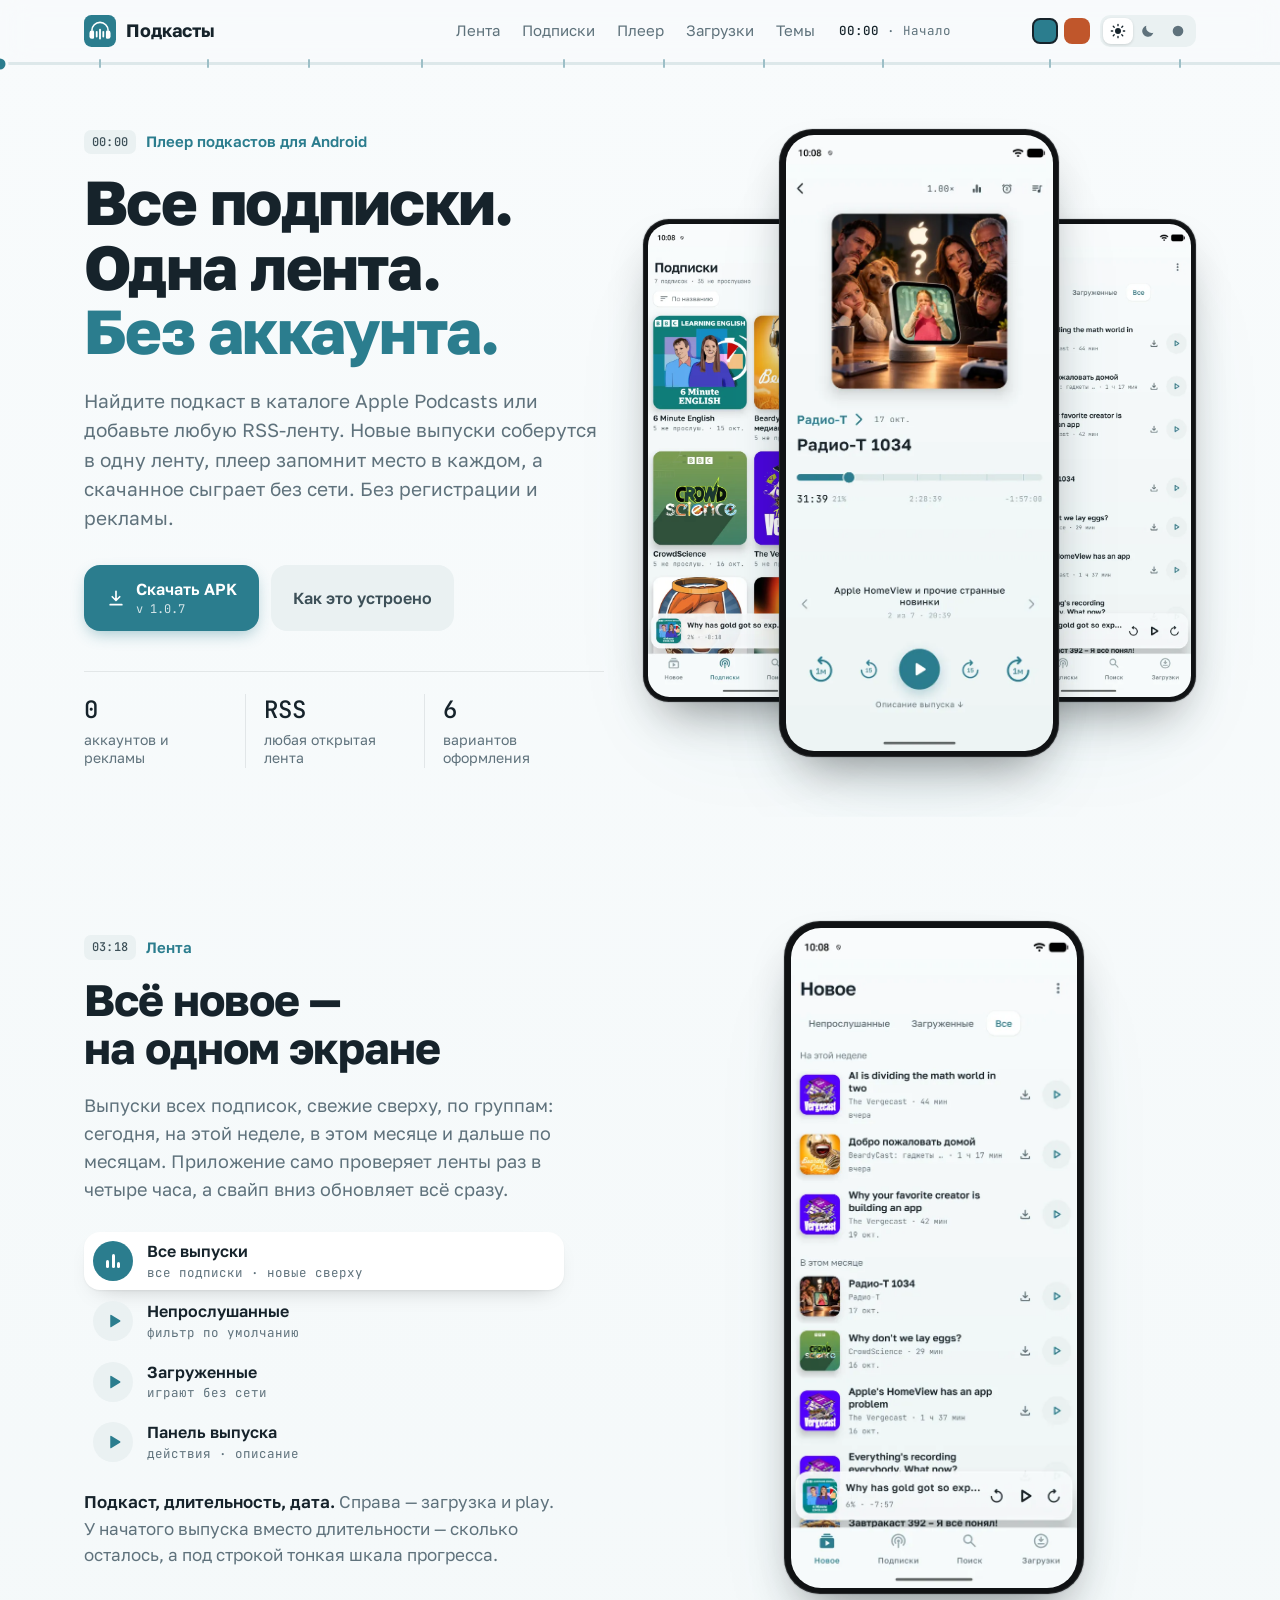
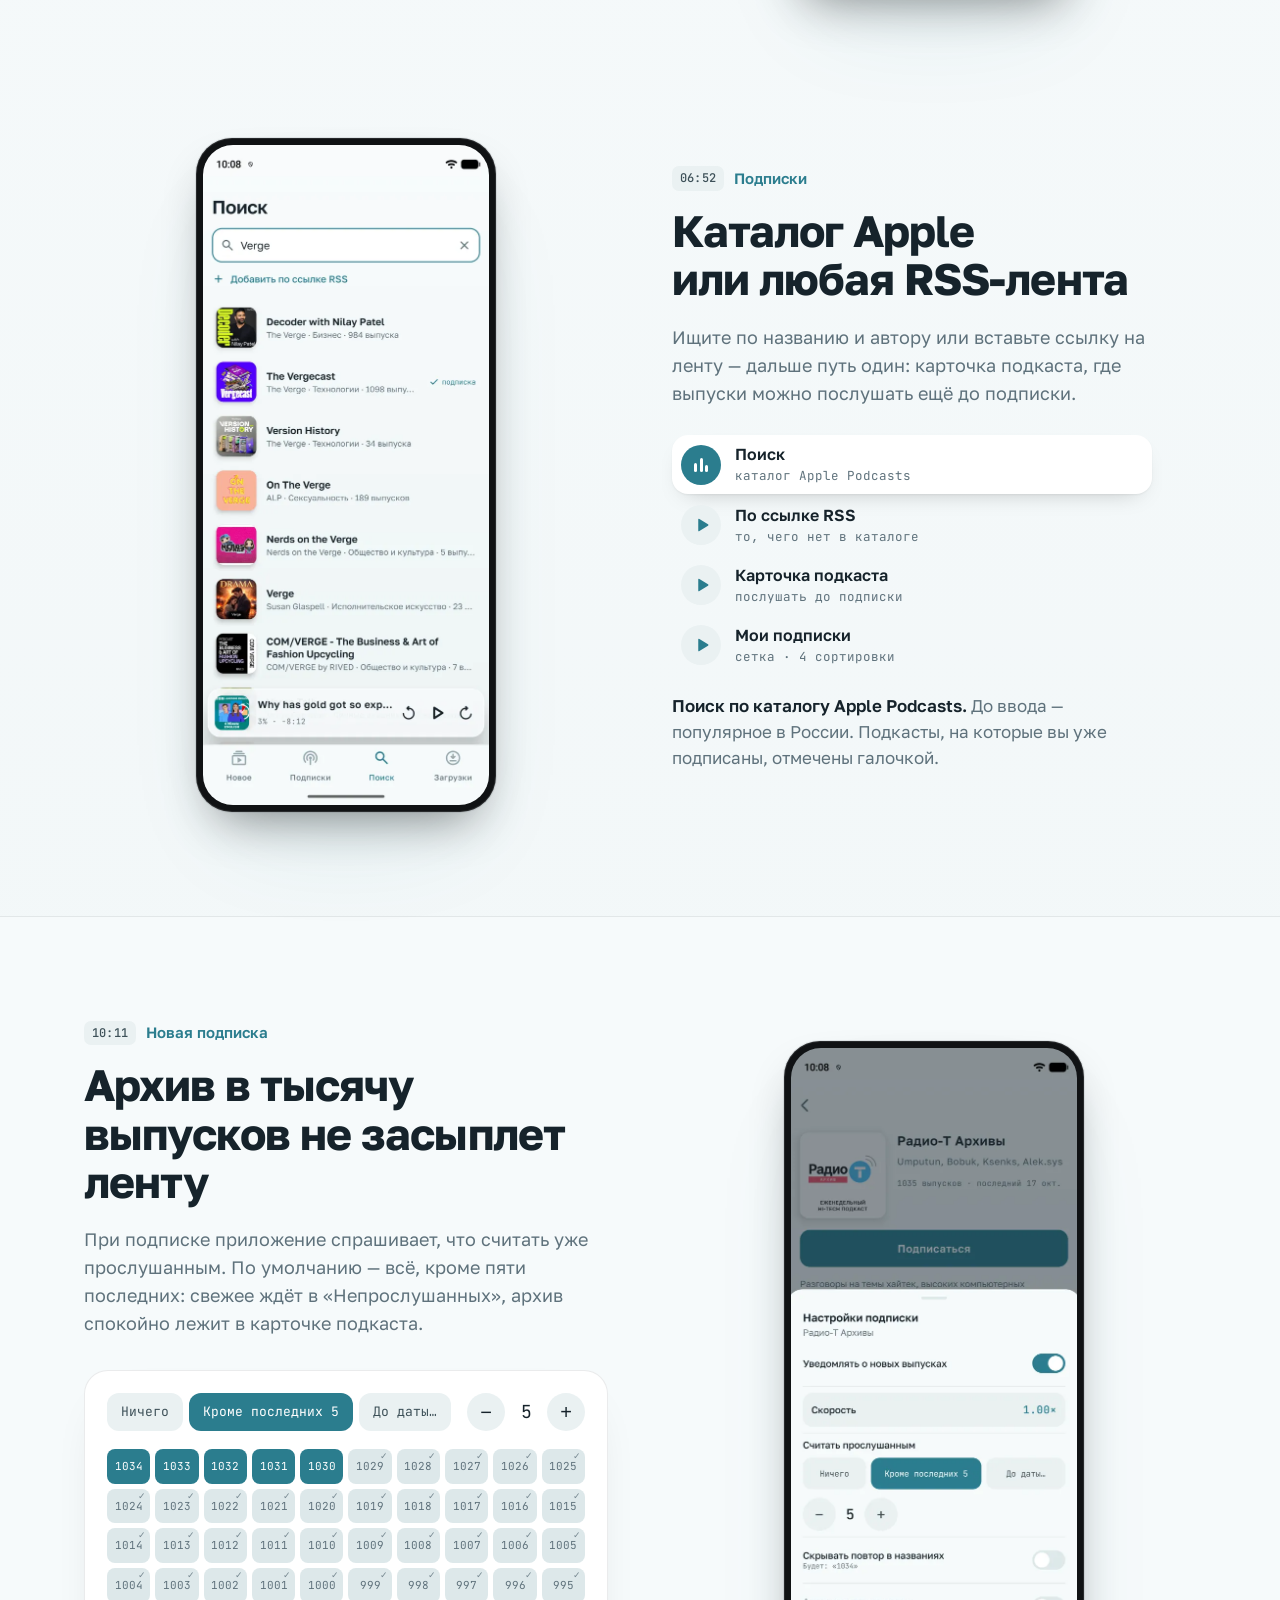
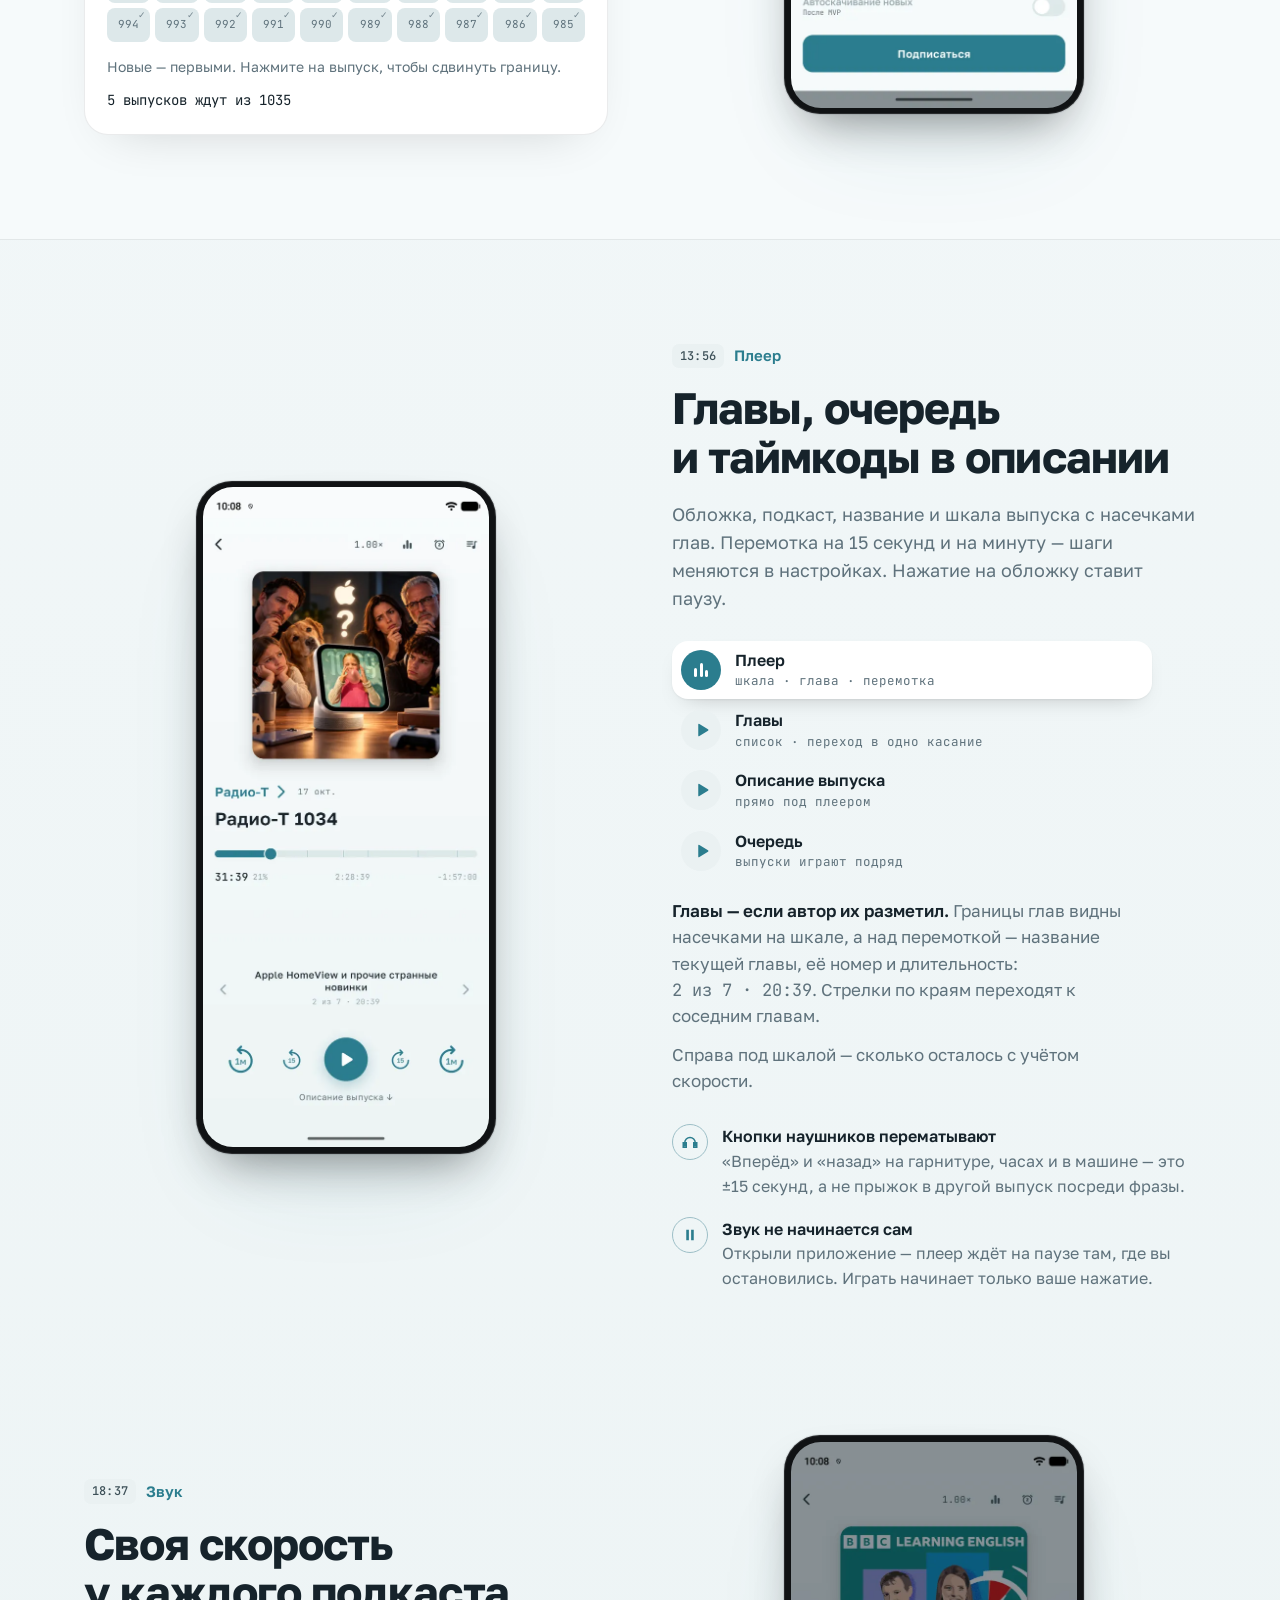
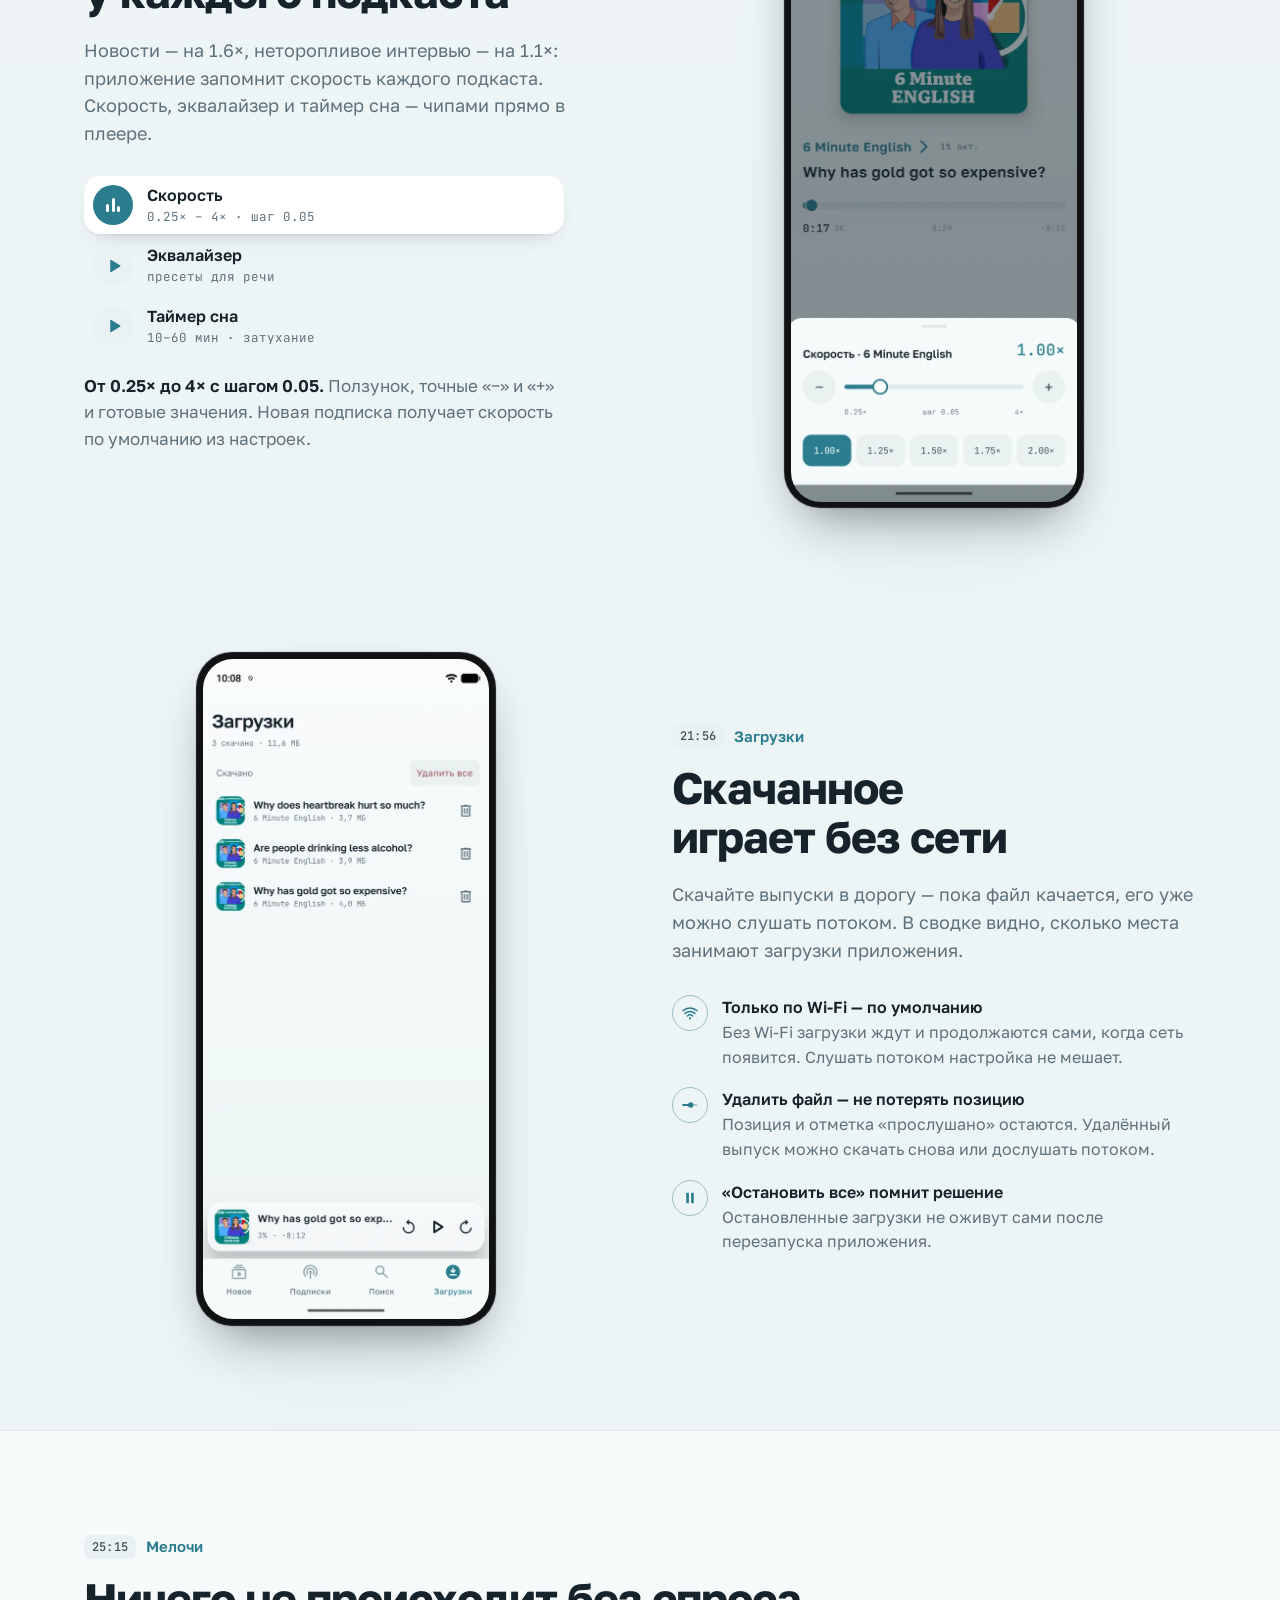
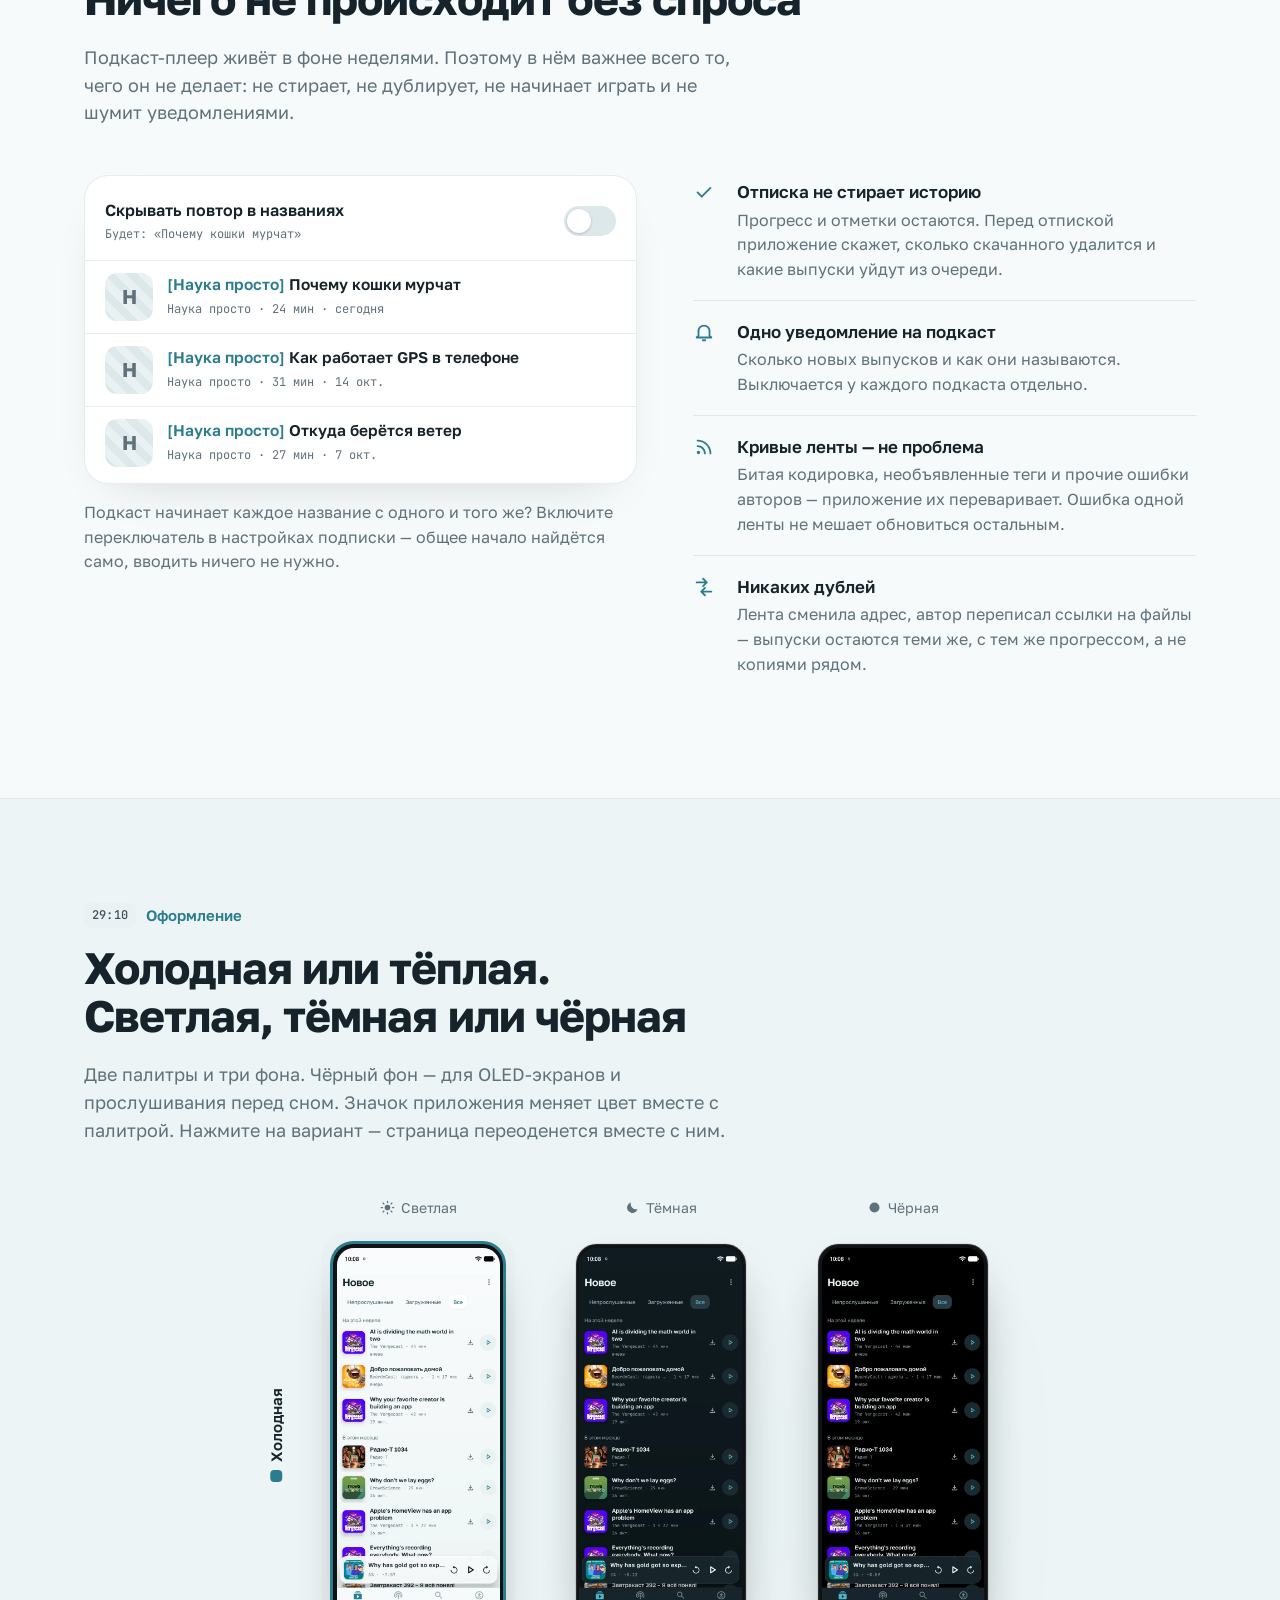
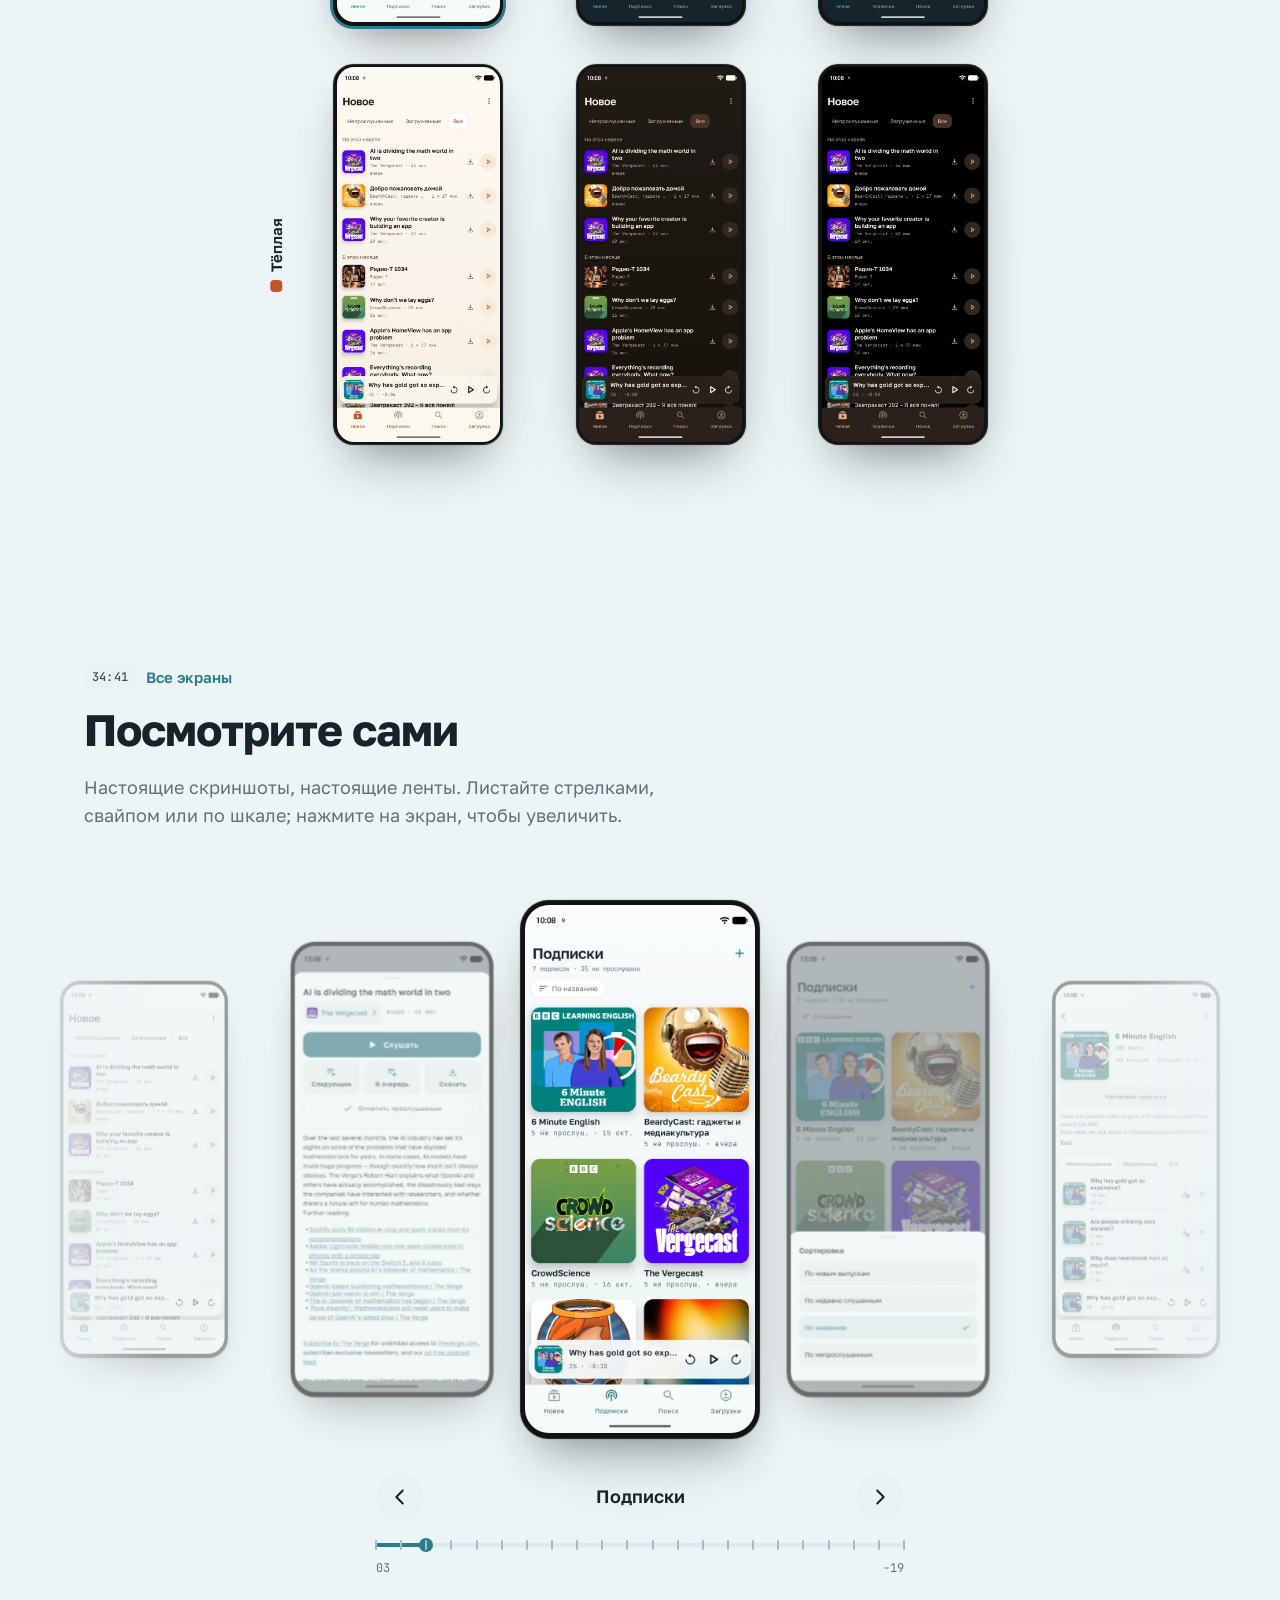
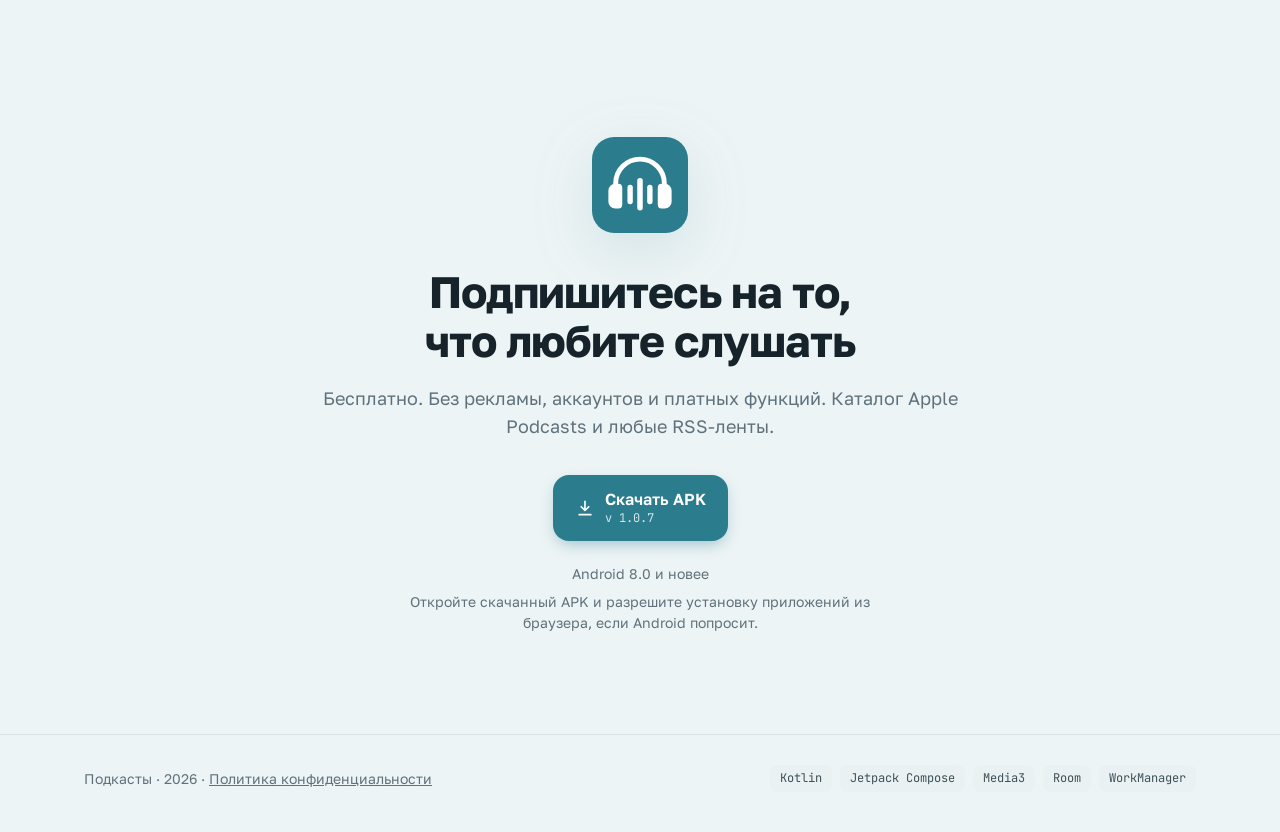
<file: index.html>
<!doctype html>
<html lang="ru" data-palette="cool" data-bg="light">
<head>
<meta charset="utf-8">
<meta name="viewport" content="width=device-width, initial-scale=1">
<title>Подкасты — плеер подкастов для Android</title>
<meta name="description" content="Плеер подкастов для Android: каталог Apple Podcasts и любые RSS-ленты, одна лента новых выпусков, скачивание, очередь и своя скорость у каждого подкаста. Без аккаунта и рекламы.">
<link rel="icon" href="data:image/svg+xml,%3Csvg xmlns='http://www.w3.org/2000/svg' viewBox='0 0 1254 1254'%3E%3Crect width='1254' height='1254' rx='290' fill='%232B7D8E'/%3E%3Cg fill='%23fff'%3E%3Cpath d='M304,612 L345,612 A50,50 0 0,1 395,662 L395,885 A50,50 0 0,1 345,935 L304,935 A90,90 0 0,1 214,845 L214,702 A90,90 0 0,1 304,612 Z'/%3E%3Cpath d='M950,612 L909,612 A50,50 0 0,0 859,662 L859,885 A50,50 0 0,0 909,935 L950,935 A90,90 0 0,0 1040,845 L1040,702 A90,90 0 0,0 950,612 Z'/%3E%3Cpath d='M463,660 A35,35 0 0,1 533,660 L533,842 A35,35 0 0,1 463,842 Z'/%3E%3Cpath d='M591,571 A36,36 0 0,1 663,571 L663,924 A36,36 0 0,1 591,924 Z'/%3E%3Cpath d='M721,660 A35,35 0 0,1 791,660 L791,842 A35,35 0 0,1 721,842 Z'/%3E%3C/g%3E%3Cpath fill='none' stroke='%23fff' stroke-width='64' d='M309,622 L309,607 A318,318 0 0,1 945,607 L945,622'/%3E%3C/svg%3E">
<style>
@font-face { font-family: "Golos Text"; src: url("fonts/GolosText-VariableFont_wght.ttf") format("truetype"); font-weight: 400 900; font-display: swap; }
@font-face { font-family: "JetBrains Mono"; src: url("fonts/JetBrainsMono-VariableFont_wght.ttf") format("truetype"); font-weight: 100 800; font-display: swap; }

/* Цвета — роли из Color.kt приложения (палитры всех тем). */
:root, [data-palette="cool"][data-bg="light"] {
  color-scheme: light;
  --accent: #2B7D8E; --accent-pressed: #24697A; --on-accent: #FFFFFF;
  --text-primary: #16232B; --text-secondary: #5F727C; --icon-muted: #93A7AE;
  --bg-top: #F8FBFC; --bg-bottom: #EDF4F5;
  --surface: #FFFFFF; --sheet: #F6FAFB; --quiet: #EAF1F2; --quiet-text: #3D5058;
  --groove: #DDE8EA; --divider: #16232B17; --rail: #9DBFC7; --done: #5F727C;
  --glow: #2B7D8E22;
}
[data-palette="cool"][data-bg="dark"], [data-palette="cool"][data-bg="black"] {
  color-scheme: dark;
  --accent: #4FB3C6; --accent-pressed: #3D97A9; --on-accent: #07141A;
  --text-primary: #E8F1F3; --text-secondary: #8EA3AB; --icon-muted: #74898F;
  --bg-top: #101B21; --bg-bottom: #0A1317;
  --surface: #2A3B43; --sheet: #17242B; --quiet: #1C2A31; --quiet-text: #B6C7CD;
  --groove: #22323A; --divider: #E8F1F317; --rail: #35707C; --done: #8EA3AB;
  --glow: #4FB3C61f;
}
[data-palette="warm"][data-bg="light"] {
  color-scheme: light;
  --accent: #C0562B; --accent-pressed: #A24521; --on-accent: #FFFFFF;
  --text-primary: #251A13; --text-secondary: #7D6857; --icon-muted: #A89180;
  --bg-top: #FDF9F2; --bg-bottom: #F7EEE2;
  --surface: #FFFFFF; --sheet: #FCF7EE; --quiet: #F6EBDA; --quiet-text: #4E3A2D;
  --groove: #ECDDCA; --divider: #482C1A17; --rail: #E8A97E; --done: #7D6857;
  --glow: #C0562B22;
}
[data-palette="warm"][data-bg="dark"], [data-palette="warm"][data-bg="black"] {
  color-scheme: dark;
  --accent: #E8A97E; --accent-pressed: #D58C60; --on-accent: #251A13;
  --text-primary: #F5EADE; --text-secondary: #B8A18E; --icon-muted: #96806E;
  --bg-top: #211A15; --bg-bottom: #17110D;
  --surface: #433329; --sheet: #2B211A; --quiet: #31261E; --quiet-text: #D8C3AD;
  --groove: #3A2D23; --divider: #F5EADE17; --rail: #986440; --done: #B8A18E;
  --glow: #E8A97E1f;
}
/* Цвета знака — по иконке приложения (ТЗ 14): не зависят от фона. */
[data-palette="cool"] { --logo-bg: #2B7D8E; --logo-fg: #FFFFFF; }
[data-palette="warm"] { --logo-bg: #C0562B; --logo-fg: #FDF9F2; }
/* Чёрный фон, как в приложении: меняется только фон, панели остаются тёмными.
   Селектор из двух атрибутов — иначе правило палитры выше перебивает его по специфичности. */
[data-palette][data-bg="black"] { --bg-top: #000000; --bg-bottom: #000000; --sheet: #0E0B09; --quiet: #1A1512; }
[data-palette="cool"][data-bg="black"] { --sheet: #0A1013; --quiet: #141E23; }

* { box-sizing: border-box; }
html { scroll-behavior: smooth; scroll-padding-top: 72px; }
body {
  margin: 0;
  font-family: "Golos Text", system-ui, sans-serif;
  color: var(--text-primary);
  background: var(--bg-bottom);
  background-image: linear-gradient(180deg, var(--bg-top), var(--bg-bottom) 50%);
  -webkit-font-smoothing: antialiased;
  line-height: 1.55;
  overflow-x: hidden;
}
img { display: block; max-width: 100%; }
a { color: var(--accent); }
.mono { font-family: "JetBrains Mono", ui-monospace, monospace; }
.wrap { max-width: 1160px; margin: 0 auto; padding: 0 24px; }
@media (max-width: 600px) { .wrap { padding: 0 16px; } }

/* ---------- Шапка со шкалой выпуска ---------- */
header.top {
  position: sticky; top: 0; z-index: 20;
  backdrop-filter: blur(14px) saturate(1.3);
  -webkit-backdrop-filter: blur(14px) saturate(1.3);
  background: color-mix(in srgb, var(--bg-top) 80%, transparent);
}
.top .wrap { display: flex; align-items: center; gap: 24px; height: 62px; }
.brand { display: flex; align-items: center; gap: 10px; font-weight: 700; font-size: 18px; text-decoration: none; color: var(--text-primary); }
.brand svg { width: 32px; height: 32px; }
nav.links { display: flex; gap: 22px; margin-left: auto; }
nav.links a { color: var(--text-secondary); text-decoration: none; font-size: 15px; }
nav.links a:hover, nav.links a.on { color: var(--text-primary); }
.clock { font-family: "JetBrains Mono", monospace; font-size: 12.5px; color: var(--text-secondary); white-space: nowrap; width: 13.5em; overflow: hidden; text-overflow: ellipsis; }
.clock b { color: var(--text-primary); font-weight: 500; }
@media (max-width: 1060px) { .clock { display: none; } }
@media (max-width: 860px) { nav.links { display: none; } }

/* Прокрутка страницы — как шкала выпуска: насечки — начала разделов */
.scrub { position: relative; height: 3px; background: var(--groove); }
.scrub .fill { position: absolute; inset: 0 auto 0 0; width: 0; background: var(--accent); }
.scrub .notch { position: absolute; top: -3px; width: 2px; height: 9px; border-radius: 1px; background: var(--rail); translate: -1px 0; }
.scrub .thumb { position: absolute; top: 50%; left: 0; width: 11px; height: 11px; border-radius: 50%; background: var(--accent); translate: -50% -50%; box-shadow: 0 0 0 3px var(--bg-top); }

.switcher { display: flex; gap: 6px; align-items: center; }
@media (max-width: 860px) { .switcher { margin-left: auto; } }
.swatch { width: 26px; height: 26px; border-radius: 8px; border: 2px solid transparent; cursor: pointer; padding: 0; outline-offset: 2px; }
.swatch[aria-pressed="true"] { border-color: var(--text-primary); }
.swatch.cool { background: #2B7D8E; }
.swatch.warm { background: #C0562B; }
.seg { display: inline-flex; background: var(--quiet); border-radius: 10px; padding: 3px; margin-left: 4px; }
.seg button { border: 0; background: transparent; color: var(--text-secondary); cursor: pointer; width: 30px; height: 26px; border-radius: 8px; display: grid; place-items: center; }
.seg button[aria-pressed="true"] { background: var(--surface); color: var(--text-primary); box-shadow: 0 1px 3px #0002; }
.seg svg { width: 16px; height: 16px; }

/* ---------- Кнопки ---------- */
.btn {
  display: inline-flex; align-items: center; gap: 10px; font: inherit; font-weight: 600; font-size: 16px;
  padding: 14px 22px; border-radius: 16px; text-decoration: none; cursor: pointer; border: 0;
  transition: transform .15s, background-color .2s;
}
.btn:active { transform: scale(.97); }
.btn.primary { background: var(--accent); color: var(--on-accent); box-shadow: 0 6px 16px -4px color-mix(in srgb, var(--accent) 45%, transparent); }
.btn.primary:hover { background: var(--accent-pressed); }
.btn.quiet { background: var(--quiet); color: var(--quiet-text); }
.btn svg { width: 20px; height: 20px; }
.btn .label { display: flex; flex-direction: column; gap: 2px; text-align: left; line-height: 1.3; }
.btn .version { font-size: 12px; font-weight: 400; opacity: .8; font-family: "JetBrains Mono", monospace; }

/* ---------- Телефон ---------- */
.phone {
  position: relative; margin: 0;
  width: var(--w, 290px); aspect-ratio: 2160 / 4848;
  border-radius: calc(var(--w, 290px) * .12);
  padding: calc(var(--w, 290px) * .022);
  background: #101214;
  box-shadow: 0 0 0 1px #ffffff1a inset, 0 0 0 1px var(--divider), 0 24px 50px -20px #0007, 0 50px 110px -40px var(--glow);
  cursor: zoom-in;
}
.phone img {
  width: 100%; height: 100%; object-fit: cover;
  border-radius: calc(var(--w, 290px) * .1);
  background: var(--bg-bottom);
  transition: opacity .25s ease;
}
.phone img.fading { opacity: 0; }

/* ---------- Главы: таймкод вместо надзаголовка ---------- */
.chap { display: flex; align-items: center; gap: 10px; margin: 0 0 16px; font-size: 15px; font-weight: 600; color: var(--accent); }
.tc {
  font-family: "JetBrains Mono", monospace; font-size: 12px; font-weight: 500; letter-spacing: .02em;
  padding: 3px 8px; border-radius: 7px; background: var(--quiet); color: var(--quiet-text);
}

/* ---------- Первый экран ---------- */
.hero { padding: 64px 0 48px; position: relative; overflow: hidden; }
.hero .wrap { display: grid; grid-template-columns: 1fr 1.05fr; gap: 32px; align-items: center; }
.hero h1 { font-size: clamp(38px, 5.2vw, 62px); line-height: 1.04; letter-spacing: -.028em; margin: 0 0 22px; font-weight: 760; }
.hero h1 em { font-style: normal; color: var(--accent); }
.hero .lead { font-size: clamp(17px, 1.6vw, 19px); color: var(--text-secondary); max-width: 30em; margin: 0 0 32px; }
.hero .cta { display: flex; gap: 12px; flex-wrap: wrap; }
.facts { display: flex; margin-top: 40px; border-top: 1px solid var(--divider); padding-top: 22px; max-width: 520px; }
.facts div { flex: 1; font-size: 14px; color: var(--text-secondary); line-height: 1.35; padding-right: 14px; }
.facts div + div { padding-left: 18px; border-left: 1px solid var(--divider); }
.facts b { display: block; font-family: "JetBrains Mono", monospace; font-weight: 500; font-size: 24px; color: var(--text-primary); margin-bottom: 4px; }

.stage-hero { position: relative; height: 640px; }
.stage-hero .phone { position: absolute; }
.stage-hero .c { --w: 280px; left: 50%; translate: -50% 0; top: 0; z-index: 2; }
.stage-hero .l { --w: 215px; left: 0; top: 90px; z-index: 1; }
.stage-hero .r { --w: 215px; right: 0; top: 90px; z-index: 1; }
.stage-hero .l img, .stage-hero .r img { filter: saturate(.85); }
/* Волны от центрального телефона — как дуга над наушниками в иконке */
.waves { position: absolute; left: 50%; top: 46%; width: 0; height: 0; z-index: 0; pointer-events: none; }
.waves span {
  position: absolute; left: 0; top: 0; width: 760px; height: 760px; translate: -50% -50%;
  border-radius: 50%; border: 1.5px solid var(--accent); opacity: 0;
  animation: ripple 9s linear infinite;
}
.waves span:nth-child(2) { animation-delay: -3s; }
.waves span:nth-child(3) { animation-delay: -6s; }
@keyframes ripple { 0% { scale: .3; opacity: 0; } 15% { opacity: .35; } 100% { scale: 1.15; opacity: 0; } }
@media (max-width: 960px) {
  .hero { padding-top: 36px; }
  .hero .wrap { grid-template-columns: 1fr; }
  .stage-hero { height: 540px; max-width: 520px; width: 100%; margin: 0 auto; }
  .stage-hero .c { --w: 236px; }
  .stage-hero .l, .stage-hero .r { --w: 180px; top: 80px; }
}
@media (max-width: 480px) {
  .stage-hero { height: 470px; }
  .stage-hero .c { --w: 200px; }
  .stage-hero .l, .stage-hero .r { --w: 150px; top: 70px; }
  .stage-hero .l { left: -24px; } .stage-hero .r { right: -24px; }
  .facts b { font-size: 20px; }
}

/* ---------- Секции ---------- */
section.block { padding: 104px 0; }
@media (max-width: 700px) { section.block { padding: 68px 0; } }
h2 { font-size: clamp(30px, 3.7vw, 44px); line-height: 1.1; letter-spacing: -.022em; margin: 0 0 20px; font-weight: 720; }
.sub { color: var(--text-secondary); font-size: 18px; max-width: 36em; margin: 0; }
/* Полоса-шит: раздел приподнят над фоном, как шит в приложении */
.band { background: var(--sheet); border-block: 1px solid var(--divider); }

.split { display: grid; grid-template-columns: 1fr 1fr; gap: 64px; align-items: center; }
.split.flip > :first-child { order: 2; }
@media (max-width: 900px) { .split, .split.flip { grid-template-columns: 1fr; gap: 40px; } .split.flip > :first-child { order: 0; } }
.stage { display: flex; justify-content: center; position: relative; }

/* Переключатель экранов — строками выпусков, как в ленте приложения */
.eps { display: grid; gap: 2px; margin: 28px 0 18px; max-width: 480px; }
.eps button {
  font: inherit; color: inherit; text-align: left; border: 0; background: transparent; cursor: pointer;
  display: grid; grid-template-columns: 40px 1fr; gap: 14px; align-items: center;
  padding: 9px 14px 9px 9px; border-radius: 16px; transition: background-color .2s;
}
.eps button:hover { background: var(--quiet); }
.eps button[aria-selected="true"] { background: var(--surface); box-shadow: 0 1px 2px #0000000d, 0 10px 24px -14px #0004; }
.eps .pi { width: 40px; height: 40px; border-radius: 50%; background: var(--quiet); color: var(--accent); display: grid; place-items: center; }
.eps .pi svg { width: 18px; height: 18px; margin-left: 2px; }
.eps .pi .eq { display: none; }
.eps button[aria-selected="true"] .pi { background: var(--accent); color: var(--on-accent); }
.eps button[aria-selected="true"] .pi svg { display: none; }
.eps button[aria-selected="true"] .pi .eq { display: flex; }
.eps b { display: block; font-weight: 600; font-size: 16px; line-height: 1.3; }
.eps small { display: block; font-family: "JetBrains Mono", monospace; font-size: 12.5px; color: var(--text-secondary); line-height: 1.4; margin-top: 2px; }
/* Значок «играет» — три полоски, как у текущего выпуска в очереди */
.eq { gap: 2.5px; align-items: flex-end; height: 14px; }
.eq i { width: 3px; border-radius: 2px; background: currentColor; animation: eq 1.1s ease-in-out infinite; }
.eq i:nth-child(1) { height: 60%; animation-delay: -.3s; }
.eq i:nth-child(2) { height: 100%; animation-delay: -.7s; }
.eq i:nth-child(3) { height: 45%; animation-delay: -.1s; }
@keyframes eq { 0%, 100% { transform: scaleY(.35); } 50% { transform: scaleY(1); } }
.eq i { transform-origin: bottom; }
.tabpanel[hidden] { display: none; }
.tabpanel { max-width: 480px; }
.tabpanel p { margin: 0 0 12px; color: var(--text-secondary); font-size: 17px; }
.tabpanel p b { color: var(--text-primary); font-weight: 600; }

.points { list-style: none; padding: 0; margin: 30px 0 0; display: grid; gap: 18px; max-width: 520px; }
.points li { display: grid; grid-template-columns: 36px 1fr; gap: 14px; align-items: start; }
.points .ic { width: 36px; height: 36px; border-radius: 50%; border: 1.5px solid var(--rail); color: var(--accent); display: grid; place-items: center; }
.points .ic svg { width: 18px; height: 18px; }
.points b { display: block; font-weight: 600; }
.points span { color: var(--text-secondary); font-size: 16px; }

/* ---------- Новая подписка: что считать прослушанным ---------- */
.archive { background: var(--surface); border: 1px solid var(--divider); border-radius: 24px; padding: 22px; margin-top: 32px; box-shadow: 0 20px 50px -30px #0003; }
.arch-head { display: flex; flex-wrap: wrap; gap: 12px; align-items: center; justify-content: space-between; margin-bottom: 18px; }
.chips { display: flex; gap: 6px; flex-wrap: wrap; }
.chips button {
  font: inherit; font-family: "JetBrains Mono", monospace; font-size: 13px; border: 0; cursor: pointer;
  padding: 9px 14px; border-radius: 12px; background: var(--quiet); color: var(--quiet-text);
}
.chips button[aria-checked="true"] { background: var(--accent); color: var(--on-accent); }
.stepper { display: flex; align-items: center; gap: 10px; transition: opacity .2s; }
.stepper[aria-disabled="true"] { opacity: .35; pointer-events: none; }
.stepper button { width: 38px; height: 38px; border-radius: 50%; border: 0; background: var(--quiet); color: var(--text-primary); font-size: 20px; cursor: pointer; display: grid; place-items: center; }
.stepper output { font-family: "JetBrains Mono", monospace; font-size: 18px; min-width: 2ch; text-align: center; }
.cells { display: grid; grid-template-columns: repeat(10, 1fr); gap: 5px; }
.cells button {
  font: inherit; font-family: "JetBrains Mono", monospace; font-size: 11px; aspect-ratio: 1.25; border: 0; padding: 0; cursor: pointer;
  border-radius: 8px; background: var(--accent); color: var(--on-accent); transition: background-color .25s, color .25s;
  position: relative;
}
.cells button.played { background: var(--groove); color: var(--done); }
.cells button.played::after { content: "✓"; position: absolute; top: 1px; right: 4px; font-size: 9px; opacity: .8; }
.cells button.edge { box-shadow: 0 0 0 2px var(--bg-top), 0 0 0 4px var(--accent); }
.arch-foot { display: flex; justify-content: space-between; gap: 12px; flex-wrap: wrap; margin-top: 14px; font-size: 14px; color: var(--text-secondary); }
.arch-foot .mono { color: var(--text-primary); }
@media (max-width: 520px) {
  .cells button { font-size: 9px; border-radius: 6px; }
  .cells button.played::after { display: none; } /* на узких клетках галочка наезжает на номер */
  .cells { gap: 4px; }
  .archive { padding: 16px; }
  /* Три варианта — в один ряд, шаг N — следующей строкой */
  .chips { flex-wrap: nowrap; gap: 5px; width: 100%; }
  .chips button { font-size: 11.5px; padding: 8px 9px; white-space: nowrap; }
}

/* ---------- Телефон: вкладки рядом, скриншот сразу под ними ----------
   Текстовая колонка раскладывается (display: contents), чтобы её части и
   скриншот стали соседями в одной сетке: так ряд вкладок прилипает под
   шапкой на всём протяжении раздела, а телефон стоит прямо под ним. */
@media (max-width: 900px) {
  .split:has(.eps) { gap: 0; }
  .split > div:has(> .eps) { display: contents; }
  .split:has(.eps) > .stage { order: 5; margin: 24px 0 28px; }
  .split:has(.eps) .eps { order: 4; }
  .split:has(.eps) .tabpanel { order: 6; }
  .split:has(.eps) .points { order: 7; }
  .eps {
    position: sticky; top: 65px; z-index: 5;
    display: flex; gap: 6px; max-width: none; overflow-x: auto; scrollbar-width: none;
    margin: 24px -24px 0; padding: 10px 24px;
    background: color-mix(in srgb, var(--bg-top) 86%, transparent);
    backdrop-filter: blur(14px) saturate(1.3); -webkit-backdrop-filter: blur(14px) saturate(1.3);
  }
  .eps::-webkit-scrollbar { display: none; }
  .eps button { flex: none; grid-template-columns: 26px auto; gap: 8px; padding: 5px 14px 5px 5px; border-radius: 999px; background: var(--quiet); }
  .eps button[aria-selected="true"] { box-shadow: 0 1px 2px #0000000d, 0 6px 16px -10px #0005; }
  .eps .pi { width: 26px; height: 26px; }
  .eps .pi svg { width: 12px; height: 12px; margin-left: 1px; }
  .eps .eq { height: 10px; gap: 2px; }
  .eps .eq i { width: 2px; }
  .eps b { font-size: 14.5px; white-space: nowrap; }
  .eps small { display: none; }
}
@media (max-width: 600px) { .eps { margin-inline: -16px; padding-inline: 16px; } }

/* ---------- Мелочи: повтор в названиях и список ---------- */
.details { display: grid; grid-template-columns: 1.1fr 1fr; gap: 56px; margin-top: 48px; align-items: start; }
@media (max-width: 900px) { .details { grid-template-columns: 1fr; gap: 40px; } }
.prefix { background: var(--surface); border: 1px solid var(--divider); border-radius: 24px; padding: 8px 0 4px; box-shadow: 0 20px 50px -30px #0003; }
.prefix .row-h { display: flex; justify-content: space-between; align-items: center; gap: 16px; padding: 14px 20px 16px; border-bottom: 1px solid var(--divider); }
.prefix .row-h b { font-weight: 600; }
.prefix .row-h small { display: block; font-family: "JetBrains Mono", monospace; font-size: 12px; color: var(--text-secondary); margin-top: 2px; }
.switch { flex: none; width: 52px; height: 30px; border-radius: 99px; border: 0; padding: 0; cursor: pointer; background: var(--groove); position: relative; transition: background-color .2s; }
.switch::after { content: ""; position: absolute; top: 3px; left: 3px; width: 24px; height: 24px; border-radius: 50%; background: #fff; box-shadow: 0 1px 3px #0003; transition: translate .2s; }
.switch[aria-checked="true"] { background: var(--accent); }
.switch[aria-checked="true"]::after { translate: 22px 0; }
.ep { display: grid; grid-template-columns: 48px 1fr; gap: 14px; align-items: center; padding: 12px 20px; }
.ep + .ep { border-top: 1px solid var(--divider); }
.ep .cover {
  width: 48px; height: 48px; border-radius: 12px; display: grid; place-items: center;
  font-weight: 700; font-size: 20px; color: var(--text-secondary);
  background: repeating-linear-gradient(45deg, var(--groove) 0 8px, var(--quiet) 8px 16px);
}
.ep b { display: block; font-weight: 600; font-size: 15.5px; line-height: 1.35; }
.ep small { font-family: "JetBrains Mono", monospace; font-size: 12px; color: var(--text-secondary); }
.ep .pre { display: inline-block; vertical-align: bottom; white-space: pre; overflow: hidden; max-width: 12em; color: var(--accent); transition: max-width .45s cubic-bezier(.2,.8,.2,1), opacity .3s; }
.prefix.on .ep .pre { max-width: 0; opacity: 0; }

.notes { list-style: none; margin: 0; padding: 0; display: grid; gap: 0; }
.notes li { display: grid; grid-template-columns: 30px 1fr; gap: 14px; padding: 18px 0; border-top: 1px solid var(--divider); }
.notes li:first-child { border-top: 0; padding-top: 4px; }
.notes .ic { color: var(--accent); padding-top: 2px; }
.notes .ic svg { width: 22px; height: 22px; }
.notes b { display: block; font-weight: 600; font-size: 17px; margin-bottom: 2px; }
.notes span { color: var(--text-secondary); font-size: 16px; }

/* ---------- Оформление: таблица 2 × 3 ---------- */
.tgrid { display: grid; grid-template-columns: auto repeat(3, 1fr); gap: 14px 18px; max-width: 750px; margin: 52px auto 0; align-items: center; justify-items: center; }
.tgrid .hd { font-size: 14px; color: var(--text-secondary); display: flex; align-items: center; gap: 6px; }
.tgrid .hd svg { width: 15px; height: 15px; }
.tgrid .rl { justify-self: end; writing-mode: vertical-rl; rotate: 180deg; font-weight: 600; font-size: 15px; display: flex; align-items: center; gap: 8px; }
.tgrid .rl i { width: 12px; height: 12px; border-radius: 4px; }
.tgrid button { all: unset; cursor: pointer; border-radius: 26px; padding: 12px; transition: background-color .2s; }
.tgrid button:focus-visible { outline: 2px solid var(--accent); }
.tgrid button:hover, .tgrid button[aria-pressed="true"] { background: var(--quiet); }
.tgrid .phone { --w: 170px; cursor: pointer; transition: transform .25s; }
.tgrid button:hover .phone { transform: translateY(-5px); }
.tgrid button[aria-pressed="true"] .phone { box-shadow: 0 0 0 3px var(--accent), 0 24px 50px -20px #0007; }
@media (max-width: 760px) {
  .tgrid { grid-template-columns: auto repeat(3, minmax(0, 1fr)); gap: 8px 4px; }
  .tgrid .phone { --w: min(170px, calc((100vw - 104px) / 3)); }
  .tgrid button { padding: 4px; border-radius: 16px; }
  .tgrid .rl { font-size: 13px; }
  .tgrid .hd { font-size: 12.5px; }
}

/* ---------- Карусель экранов ---------- */
.slider { position: relative; margin-top: 30px; --sw: 240px; }
@media (max-width: 600px) { .slider { --sw: 200px; } }
.reel {
  display: flex; gap: 8px; overflow-x: auto; overscroll-behavior-x: contain;
  scroll-snap-type: x mandatory; scrollbar-width: none;
  /* Лента с прокруткой обрезает всё, что выходит за край, — и тень телефона.
     Запас снизу под тень, отрицательный margin его компенсирует. */
  padding: 40px calc(50% - var(--sw) / 2) 130px;
  margin-bottom: -100px;
  cursor: grab; user-select: none; -webkit-user-select: none;
  mask-image: linear-gradient(90deg, transparent, #000 12%, #000 88%, transparent);
  -webkit-mask-image: linear-gradient(90deg, transparent, #000 12%, #000 88%, transparent);
}
.reel::-webkit-scrollbar { display: none; }
.reel.dragging { cursor: grabbing; scroll-snap-type: none; }
.reel .item {
  scroll-snap-align: center; flex: none; width: var(--sw); display: grid; justify-items: center;
  transform: scale(var(--s, .78)); opacity: var(--o, .45); filter: saturate(var(--sat, .6));
  transition: transform .12s linear, opacity .12s linear; will-change: transform;
}
.reel .phone { --w: var(--sw); cursor: pointer; }
.reel .item.active .phone { cursor: zoom-in; }
.reel img { pointer-events: none; -webkit-user-drag: none; }
.reel-bar { position: relative; z-index: 1; max-width: 560px; margin: 4px auto 0; padding: 0 16px; }
.reel-row { display: grid; grid-template-columns: 48px 1fr 48px; align-items: center; gap: 12px; }
.reel-row .arrow {
  width: 48px; height: 48px; border-radius: 50%; border: 0; cursor: pointer;
  background: var(--quiet); color: var(--text-primary); display: grid; place-items: center;
  transition: background-color .2s, transform .15s, opacity .2s;
}
.reel-row .arrow:hover { background: var(--accent); color: var(--on-accent); }
.reel-row .arrow:active { transform: scale(.92); }
.reel-row .arrow:disabled { opacity: .35; pointer-events: none; }
.reel-row .arrow svg { width: 22px; height: 22px; }
.reel-cap { text-align: center; }
.reel-cap b { display: block; font-size: 18px; font-weight: 600; }
/* Шкала карусели — как шкала выпуска: насечки — экраны */
.rscrub { position: relative; height: 28px; margin-top: 10px; }
.rscrub .groove { position: absolute; left: 0; right: 0; top: 50%; height: 4px; translate: 0 -50%; border-radius: 99px; background: var(--groove); }
.rscrub .fill { position: absolute; left: 0; top: 50%; height: 4px; translate: 0 -50%; border-radius: 99px; background: var(--accent); transition: width .3s; }
.rscrub .thumb { position: absolute; top: 50%; width: 14px; height: 14px; border-radius: 50%; background: var(--accent); translate: -50% -50%; transition: left .3s; pointer-events: none; }
.rscrub button { position: absolute; top: 0; width: 16px; height: 28px; translate: -50% 0; border: 0; padding: 0; background: transparent; cursor: pointer; }
.rscrub button::before { content: ""; position: absolute; left: 50%; top: 50%; width: 2px; height: 10px; translate: -50% -50%; border-radius: 1px; background: var(--rail); }
.reel-time { display: flex; justify-content: space-between; font-family: "JetBrains Mono", monospace; font-size: 12px; color: var(--text-secondary); }
@media (prefers-reduced-motion: reduce) { .reel .item { transition: none; } }

/* ---------- Финал ---------- */
.final { text-align: center; padding: 120px 0 100px; }
.final .icon { width: 96px; height: 96px; margin: 0 auto 28px; filter: drop-shadow(0 18px 30px var(--glow)); }
.final .sub { margin: 0 auto 34px; }
.final .cta { display: flex; gap: 12px; justify-content: center; flex-wrap: wrap; }
.final .req { margin: 22px auto 0; font-size: 14px; color: var(--text-secondary); max-width: 34em; }
.final .req + .req { margin-top: 6px; }

footer { border-top: 1px solid var(--divider); padding: 30px 0 40px; color: var(--text-secondary); font-size: 14px; }
footer .wrap { display: flex; gap: 20px; flex-wrap: wrap; justify-content: space-between; align-items: center; }
footer a { color: inherit; }
.stack { display: flex; gap: 8px; flex-wrap: wrap; }
.stack span { font-family: "JetBrains Mono", monospace; font-size: 12px; padding: 4px 10px; border-radius: 8px; background: var(--quiet); color: var(--quiet-text); }

/* Появление при прокрутке */
.reveal { opacity: 0; transform: translateY(28px); transition: opacity .8s, transform .8s cubic-bezier(.2,.8,.2,1); }
.reveal.in { opacity: 1; transform: none; }
@media (prefers-reduced-motion: reduce) {
  .reveal { opacity: 1; transform: none; transition: none; }
  html { scroll-behavior: auto; }
  .waves span, .eq i { animation: none; }
  .waves span { opacity: .15; }
}

/* Просмотр скриншота */
dialog.lightbox {
  border: 0; padding: 0; margin: 0; background: transparent; color: #fff;
  width: 100vw; height: 100vh; height: 100dvh; max-width: none; max-height: none; overflow: hidden;
}
dialog.lightbox[open] { display: grid; grid-template-rows: minmax(0, 1fr) auto; justify-items: center; }
dialog.lightbox::backdrop { background: #000d; backdrop-filter: blur(6px); }
.lb-close {
  position: fixed; top: 16px; right: 16px; z-index: 2; width: 44px; height: 44px; border-radius: 50%;
  border: 0; background: #fff2; color: #fff; font-size: 22px; cursor: pointer;
}
/* touch-action: pan-y — горизонтальный свайп достаётся странице, а не браузеру */
.lb-stage { width: 100%; height: 100%; min-height: 0; display: grid; place-items: center; padding: 68px 16px 4px; touch-action: pan-y; user-select: none; -webkit-user-select: none; }
.lb-stage img {
  /* Высота — экран минус отступ сверху (68) и панель с подписью (~88) */
  height: calc(100vh - 156px); height: calc(100dvh - 156px - env(safe-area-inset-bottom));
  max-height: 940px; width: auto; max-width: calc(100vw - 32px); aspect-ratio: 600 / 1347; object-fit: contain;
  border-radius: 24px; background: #101214; -webkit-user-drag: none;
  transition: opacity .25s ease, transform .3s cubic-bezier(.2,.8,.2,1);
}
.lb-stage img.fading { opacity: 0; }
.lb-stage.dragging img { transition: none; }
.lb-bar { display: grid; grid-template-columns: 48px minmax(0, 1fr) 48px; gap: 12px; align-items: center; width: min(520px, 100%); padding: 12px 16px calc(16px + env(safe-area-inset-bottom)); }
.lb-arrow { width: 48px; height: 48px; border-radius: 50%; border: 0; background: #fff2; color: #fff; display: grid; place-items: center; cursor: pointer; transition: background-color .2s; }
.lb-arrow:hover { background: #fff3; }
.lb-arrow:disabled { opacity: .25; pointer-events: none; }
.lb-arrow svg { width: 22px; height: 22px; }
.lb-cap { text-align: center; min-width: 0; }
.lb-cap b { display: block; font-size: 17px; font-weight: 600; white-space: nowrap; overflow: hidden; text-overflow: ellipsis; }
.lb-cap span { font-family: "JetBrains Mono", monospace; font-size: 12.5px; opacity: .65; }
.lightbox.single .lb-arrow, .lightbox.single .lb-cap span { visibility: hidden; }
</style>
</head>
<body>

<svg width="0" height="0" style="position:absolute" aria-hidden="true">
  <defs>
    <!-- Знак по иконке приложения: наушники и три звуковые полосы -->
    <symbol id="logo" viewBox="0 0 1254 1254">
      <rect width="1254" height="1254" rx="290" fill="var(--logo-bg)"/>
      <g fill="var(--logo-fg)">
        <path d="M304,612 L345,612 A50,50 0 0,1 395,662 L395,885 A50,50 0 0,1 345,935 L304,935 A90,90 0 0,1 214,845 L214,702 A90,90 0 0,1 304,612 Z"/>
        <path d="M950,612 L909,612 A50,50 0 0,0 859,662 L859,885 A50,50 0 0,0 909,935 L950,935 A90,90 0 0,0 1040,845 L1040,702 A90,90 0 0,0 950,612 Z"/>
        <path d="M463,660 A35,35 0 0,1 533,660 L533,842 A35,35 0 0,1 463,842 Z"/>
        <path d="M591,571 A36,36 0 0,1 663,571 L663,924 A36,36 0 0,1 591,924 Z"/>
        <path d="M721,660 A35,35 0 0,1 791,660 L791,842 A35,35 0 0,1 721,842 Z"/>
      </g>
      <path fill="none" stroke="var(--logo-fg)" stroke-width="64" d="M309,622 L309,607 A318,318 0 0,1 945,607 L945,622"/>
    </symbol>
    <symbol id="i-sun" viewBox="0 0 24 24"><circle cx="12" cy="12" r="4.5" fill="currentColor"/><g stroke="currentColor" stroke-width="2" stroke-linecap="round"><path d="M12 2v2M12 20v2M2 12h2M20 12h2M4.9 4.9l1.4 1.4M17.7 17.7l1.4 1.4M4.9 19.1l1.4-1.4M17.7 6.3l1.4-1.4"/></g></symbol>
    <symbol id="i-moon" viewBox="0 0 24 24"><path fill="currentColor" d="M20 14.5A8.5 8.5 0 0 1 9.5 4a8.5 8.5 0 1 0 10.5 10.5z"/></symbol>
    <symbol id="i-black" viewBox="0 0 24 24"><circle cx="12" cy="12" r="8" fill="currentColor"/></symbol>
    <symbol id="i-play" viewBox="0 0 24 24"><path fill="currentColor" d="M7 4.8v14.4a1 1 0 0 0 1.5.86l11.5-7.2a1 1 0 0 0 0-1.72L8.5 3.94A1 1 0 0 0 7 4.8z"/></symbol>
    <symbol id="i-download" viewBox="0 0 24 24"><path fill="none" stroke="currentColor" stroke-width="2" stroke-linecap="round" stroke-linejoin="round" d="M12 4v11m0 0l-4.5-4.5M12 15l4.5-4.5M5 20h14"/></symbol>
    <symbol id="i-chapter" viewBox="0 0 24 24"><path fill="none" stroke="currentColor" stroke-width="2" stroke-linecap="round" d="M3 12h18M5 12v-3M11 12v-3M17 12v-3"/><circle cx="14" cy="12" r="3" fill="currentColor"/></symbol>
    <symbol id="i-headset" viewBox="0 0 24 24"><path fill="none" stroke="currentColor" stroke-width="2" stroke-linecap="round" d="M5 13a7 7 0 0 1 14 0M5 13v4M19 13v4M3 13h4v6H3zM17 13h4v6h-4z"/></symbol>
    <symbol id="i-wifi" viewBox="0 0 24 24"><path fill="none" stroke="currentColor" stroke-width="2" stroke-linecap="round" d="M2.5 9a14 14 0 0 1 19 0M5.5 12.5a9.5 9.5 0 0 1 13 0M8.6 16a5 5 0 0 1 6.8 0"/><circle cx="12" cy="19.2" r="1.4" fill="currentColor"/></symbol>
    <symbol id="i-progress" viewBox="0 0 24 24"><path fill="none" stroke="currentColor" stroke-width="2" stroke-linecap="round" d="M3 12h18" opacity=".45"/><path fill="none" stroke="currentColor" stroke-width="2.6" stroke-linecap="round" d="M3 12h10"/><circle cx="13" cy="12" r="3.6" fill="currentColor"/></symbol>
    <symbol id="i-pause" viewBox="0 0 24 24"><path fill="currentColor" d="M7 5h3.5v14H7zM13.5 5H17v14h-3.5z"/></symbol>
    <symbol id="i-move" viewBox="0 0 24 24"><path fill="none" stroke="currentColor" stroke-width="2" stroke-linecap="round" stroke-linejoin="round" d="M4 7h11M11 3l4 4-4 4M20 17H9M13 13l-4 4 4 4"/></symbol>
    <symbol id="i-bell" viewBox="0 0 24 24"><path fill="none" stroke="currentColor" stroke-width="2" stroke-linejoin="round" d="M6 16V11a6 6 0 0 1 12 0v5l2 2H4zM10 21h4"/></symbol>
    <symbol id="i-unsub" viewBox="0 0 24 24"><path fill="none" stroke="currentColor" stroke-width="2" stroke-linecap="round" stroke-linejoin="round" d="M5 12.5l4.5 4.5L19 7.5"/></symbol>
    <symbol id="i-feed" viewBox="0 0 24 24"><path fill="none" stroke="currentColor" stroke-width="2" stroke-linecap="round" d="M5 5a14 14 0 0 1 14 14M5 11a8 8 0 0 1 8 8"/><circle cx="6" cy="18" r="1.8" fill="currentColor"/></symbol>
    <symbol id="i-moon-off" viewBox="0 0 24 24"><path fill="none" stroke="currentColor" stroke-width="2" stroke-linejoin="round" d="M19 14.5A7.5 7.5 0 0 1 9.5 5a7.5 7.5 0 1 0 9.5 9.5z"/><path fill="none" stroke="currentColor" stroke-width="2" stroke-linecap="round" d="M15 4h4l-4 4h4"/></symbol>
  </defs>
</svg>

<header class="top">
  <div class="wrap">
    <a class="brand" href="#"><svg><use href="#logo"/></svg>Подкасты</a>
    <nav class="links" aria-label="Разделы">
      <a href="#feed">Лента</a>
      <a href="#subscriptions">Подписки</a>
      <a href="#player">Плеер</a>
      <a href="#offline">Загрузки</a>
      <a href="#themes">Темы</a>
    </nav>
    <span class="clock" id="clock" aria-hidden="true"><b>00:00</b> · Начало</span>
    <div class="switcher" role="group" aria-label="Оформление страницы">
      <button class="swatch cool" data-set-palette="cool" aria-label="Холодная палитра"></button>
      <button class="swatch warm" data-set-palette="warm" aria-label="Тёплая палитра"></button>
      <div class="seg">
        <button data-set-bg="light" aria-label="Светлый фон"><svg><use href="#i-sun"/></svg></button>
        <button data-set-bg="dark" aria-label="Тёмный фон"><svg><use href="#i-moon"/></svg></button>
        <button data-set-bg="black" aria-label="Чёрный фон"><svg><use href="#i-black"/></svg></button>
      </div>
    </div>
  </div>
  <div class="scrub" id="scrub" aria-hidden="true"><i class="fill"></i><i class="thumb"></i></div>
</header>

<main>
<!-- ============ Первый экран ============ -->
<section class="hero" data-chapter="Начало">
  <div class="wrap">
    <div>
      <p class="chap"><span class="tc">00:00</span>Плеер подкастов для Android</p>
      <h1>Все подписки.<br>Одна лента.<br><em>Без аккаунта.</em></h1>
      <p class="lead">Найдите подкаст в каталоге Apple Podcasts или добавьте любую RSS-ленту. Новые выпуски соберутся в одну ленту, плеер запомнит место в каждом, а скачанное сыграет без сети. Без регистрации и рекламы.</p>
      <div class="cta">
        <a class="btn primary" href="https://github.com/oasan/podcasts-site/releases/latest/download/podcasts.apk"><svg aria-hidden="true"><use href="#i-download"/></svg><span class="label">Скачать APK<small class="version">v 1.0.7</small></span></a>
        <a class="btn quiet" href="#feed">Как это устроено</a>
      </div>
      <div class="facts">
        <div><b>0</b>аккаунтов и рекламы</div>
        <div><b>RSS</b>любая открытая лента</div>
        <div><b>6</b>вариантов оформления</div>
      </div>
    </div>
    <div class="stage-hero">
      <div class="waves" aria-hidden="true"><span></span><span></span><span></span></div>
      <figure class="phone l"><img data-shot="05-podcasts" alt="Подписки: обложки подкастов в две колонки" fetchpriority="high"></figure>
      <figure class="phone c"><img data-shot="40-player-chapters-paused" alt="Плеер: обложка, название выпуска, шкала с границами глав, текущая глава и перемотка" fetchpriority="high"></figure>
      <figure class="phone r"><img data-shot="01-feed" alt="Лента «Новое»: выпуски всех подписок и мини-плеер" fetchpriority="high"></figure>
    </div>
  </div>
</section>

<!-- ============ Лента ============ -->
<section class="block" id="feed" data-chapter="Лента">
  <div class="wrap split">
    <div class="reveal">
      <p class="chap"><span class="tc">04:10</span>Лента</p>
      <h2>Всё новое —<br>на одном экране</h2>
      <p class="sub">Выпуски всех подписок, свежие сверху, по группам: сегодня, на этой неделе, в этом месяце и дальше по месяцам. Приложение само проверяет ленты раз в четыре часа, а свайп вниз обновляет всё сразу.</p>
      <div class="eps" role="tablist" data-target="feed-phone" aria-label="Экраны ленты">
        <button role="tab" aria-selected="true" data-shot="01-feed" aria-controls="fd-1"><span class="pi"><svg><use href="#i-play"/></svg><span class="eq"><i></i><i></i><i></i></span></span><span><b>Все выпуски</b><small>все подписки · новые сверху</small></span></button>
        <button role="tab" aria-selected="false" data-shot="02-feed-unplayed" aria-controls="fd-2"><span class="pi"><svg><use href="#i-play"/></svg><span class="eq"><i></i><i></i><i></i></span></span><span><b>Непрослушанные</b><small>фильтр по умолчанию</small></span></button>
        <button role="tab" aria-selected="false" data-shot="03-feed-downloaded" aria-controls="fd-3"><span class="pi"><svg><use href="#i-play"/></svg><span class="eq"><i></i><i></i><i></i></span></span><span><b>Загруженные</b><small>играют без сети</small></span></button>
        <button role="tab" aria-selected="false" data-shot="04-episode-actions" aria-controls="fd-4"><span class="pi"><svg><use href="#i-play"/></svg><span class="eq"><i></i><i></i><i></i></span></span><span><b>Панель выпуска</b><small>действия · описание</small></span></button>
      </div>
      <div class="tabpanel" id="fd-1" role="tabpanel"><p><b>Подкаст, длительность, дата.</b> Справа — загрузка и play. У начатого выпуска вместо длительности — сколько осталось, а под строкой тонкая шкала прогресса.</p></div>
      <div class="tabpanel" id="fd-2" role="tabpanel" hidden><p><b>То, что ещё ждёт.</b> Начатые выпуски тоже здесь. Отмеченный выпуск уходит из списка сразу, а «Отменить» возвращает его вместе с позицией.</p></div>
      <div class="tabpanel" id="fd-3" role="tabpanel" hidden><p><b>Что можно слушать в самолёте.</b> Скачанный выпуск отмечен стрелкой с галочкой — его не спутать с прослушанным, у которого только галочка с подписью.</p></div>
      <div class="tabpanel" id="fd-4" role="tabpanel" hidden><p><b>Действия — кнопками, а не свайпами.</b> Слушать, следующим, в очередь, скачать, отметить прослушанным. Случайный жест ничего не отметит и не сотрёт.</p><p>Ниже — описание из ленты, ссылки в нём нажимаются.</p></div>
    </div>
    <div class="stage reveal"><figure class="phone" style="--w:300px"><img id="feed-phone" data-shot="01-feed" alt="Лента новых выпусков" loading="lazy"></figure></div>
  </div>
</section>

<!-- ============ Подписки ============ -->
<section class="block" id="subscriptions" style="padding-top:40px" data-chapter="Подписки">
  <div class="wrap split flip">
    <div class="reveal">
      <p class="chap"><span class="tc">09:45</span>Подписки</p>
      <h2>Каталог Apple<br>или любая RSS-лента</h2>
      <p class="sub">Ищите по названию и автору или вставьте ссылку на ленту — дальше путь один: карточка подкаста, где выпуски можно послушать ещё до подписки.</p>
      <div class="eps" role="tablist" data-target="subs-phone" aria-label="Экраны подписок">
        <button role="tab" aria-selected="true" data-shot="28-search-verge" aria-controls="sb-1"><span class="pi"><svg><use href="#i-play"/></svg><span class="eq"><i></i><i></i><i></i></span></span><span><b>Поиск</b><small>каталог Apple Podcasts</small></span></button>
        <button role="tab" aria-selected="false" data-shot="31-add-rss-filled" aria-controls="sb-2"><span class="pi"><svg><use href="#i-play"/></svg><span class="eq"><i></i><i></i><i></i></span></span><span><b>По ссылке RSS</b><small>то, чего нет в каталоге</small></span></button>
        <button role="tab" aria-selected="false" data-shot="13-podcast-card" aria-controls="sb-3"><span class="pi"><svg><use href="#i-play"/></svg><span class="eq"><i></i><i></i><i></i></span></span><span><b>Карточка подкаста</b><small>послушать до подписки</small></span></button>
        <button role="tab" aria-selected="false" data-shot="05-podcasts" aria-controls="sb-4"><span class="pi"><svg><use href="#i-play"/></svg><span class="eq"><i></i><i></i><i></i></span></span><span><b>Мои подписки</b><small>сетка · 4 сортировки</small></span></button>
      </div>
      <div class="tabpanel" id="sb-1" role="tabpanel"><p><b>Поиск по каталогу Apple Podcasts.</b> До ввода — популярное в России. Подкасты, на которые вы уже подписаны, отмечены галочкой.</p></div>
      <div class="tabpanel" id="sb-2" role="tabpanel" hidden><p><b>Любая открытая лента.</b> Вставьте адрес — приложение проверит ленту и скажет по-человечески, если что-то не так: «сервер подкаста не отвечает» или «по адресу страница, а не лента».</p><p>Сменил подкаст адрес — подписка переедет за ним сама, без дублей.</p></div>
      <div class="tabpanel" id="sb-3" role="tabpanel" hidden><p><b>Сначала послушать, потом решать.</b> Описание, выпуски, play и загрузка работают и без подписки. Подкаст не появится в ленте, пока вы не нажмёте «Подписаться».</p></div>
      <div class="tabpanel" id="sb-4" role="tabpanel" hidden><p><b>Обложки в две колонки.</b> Сколько не прослушано, дата последнего выпуска и бейдж «3 новых» — с вашего прошлого визита. Если лента не обновилась, это видно прямо на обложке.</p><p>Сортировка — по новым выпускам, недавно слушанным, названию или числу непрослушанных.</p></div>
    </div>
    <div class="stage reveal"><figure class="phone" style="--w:300px"><img id="subs-phone" data-shot="28-search-verge" alt="Поиск и подписки" loading="lazy"></figure></div>
  </div>
</section>

<!-- ============ Новая подписка ============ -->
<section class="block band" id="archive" data-chapter="Новая подписка">
  <div class="wrap split">
    <div class="reveal">
      <p class="chap"><span class="tc">15:20</span>Новая подписка</p>
      <h2>Архив в тысячу выпусков не засыплет ленту</h2>
      <p class="sub">При подписке приложение спрашивает, что считать уже прослушанным. По умолчанию — всё, кроме пяти последних: свежее ждёт в «Непрослушанных», архив спокойно лежит в карточке подкаста.</p>
      <div class="archive" aria-label="Пример: подписка на «Радио-Т Архивы»">
        <div class="arch-head">
          <div class="chips" role="radiogroup" aria-label="Считать прослушанным">
            <button role="radio" aria-checked="false" data-mode="none" data-shot="34-new-subscription-no-archive">Ничего</button>
            <button role="radio" aria-checked="true" data-mode="keep" data-shot="33-new-subscription">Кроме последних <span id="n-label">5</span></button>
            <button role="radio" aria-checked="false" data-mode="date" data-shot="35-subscription-calendar">До даты…</button>
          </div>
          <div class="stepper" id="stepper">
            <button id="n-dec" aria-label="Меньше">−</button>
            <output id="n-out">5</output>
            <button id="n-inc" aria-label="Больше">+</button>
          </div>
        </div>
        <div class="cells" id="cells" aria-label="50 последних выпусков, новые первыми"></div>
        <div class="arch-foot"><span id="arch-hint">Новые — первыми. Нажмите на выпуск, чтобы сдвинуть границу.</span><span class="mono" id="arch-read"></span></div>
      </div>
    </div>
    <div class="stage reveal"><figure class="phone" style="--w:300px"><img id="arch-phone" data-shot="33-new-subscription" alt="Настройки новой подписки" loading="lazy"></figure></div>
  </div>
</section>

<!-- ============ Плеер ============ -->
<section class="block" id="player" data-chapter="Плеер">
  <div class="wrap split flip">
    <div class="reveal">
      <p class="chap"><span class="tc">21:05</span>Плеер</p>
      <h2>Главы, очередь<br>и таймкоды в описании</h2>
      <p class="sub">Обложка, подкаст, название и шкала выпуска с насечками глав. Перемотка на 15 секунд и на минуту — шаги меняются в настройках. Нажатие на обложку ставит паузу.</p>
      <div class="eps" role="tablist" data-target="player-phone" aria-label="Экраны плеера">
        <button role="tab" aria-selected="true" data-shot="40-player-chapters-paused" aria-controls="pl-1"><span class="pi"><svg><use href="#i-play"/></svg><span class="eq"><i></i><i></i><i></i></span></span><span><b>Плеер</b><small>шкала · глава · перемотка</small></span></button>
        <button role="tab" aria-selected="false" data-shot="42-player-chapters-list" aria-controls="pl-4"><span class="pi"><svg><use href="#i-play"/></svg><span class="eq"><i></i><i></i><i></i></span></span><span><b>Главы</b><small>список · переход в одно касание</small></span></button>
        <button role="tab" aria-selected="false" data-shot="24-player-description" aria-controls="pl-2"><span class="pi"><svg><use href="#i-play"/></svg><span class="eq"><i></i><i></i><i></i></span></span><span><b>Описание выпуска</b><small>прямо под плеером</small></span></button>
        <button role="tab" aria-selected="false" data-shot="23-playback-queue" aria-controls="pl-3"><span class="pi"><svg><use href="#i-play"/></svg><span class="eq"><i></i><i></i><i></i></span></span><span><b>Очередь</b><small>выпуски играют подряд</small></span></button>
      </div>
      <div class="tabpanel" id="pl-1" role="tabpanel"><p><b>Главы — если автор их разметил.</b> Границы глав видны насечками на шкале, а над перемоткой — название текущей главы, её номер и длительность: <span class="mono" style="white-space:nowrap">2 из 7 · 20:39</span>. Стрелки по краям переходят к соседним главам.</p><p>Справа под шкалой — сколько осталось с учётом скорости.</p></div>
      <div class="tabpanel" id="pl-4" role="tabpanel" hidden><p><b>Нажмите на название главы</b> — откроется список с началом и длительностью каждой, текущая выделена. Нужная тема двухчасового выпуска — в одно касание.</p><p>Главы берутся из ленты Podcasting 2.0 или из меток внутри файла и видны сразу, ещё до нажатия play.</p></div>
      <div class="tabpanel" id="pl-2" role="tabpanel" hidden><p><b>Пролистайте плеер вниз.</b> Ссылки в описании нажимаются, а таймкоды вида <span class="mono">12:34</span> переводят позицию — с кнопкой «Вернуться», если промахнулись.</p></div>
      <div class="tabpanel" id="pl-3" role="tabpanel" hidden><p><b>Порядок — перетаскиванием, убрать — свайпом.</b> Каждый выпуск начинает со своего места. Доигравший остаётся в очереди с галочкой, пока вы сами его не уберёте.</p></div>
      <ul class="points">
        <li><span class="ic"><svg><use href="#i-headset"/></svg></span><div><b>Кнопки наушников перематывают</b><span>«Вперёд» и «назад» на гарнитуре, часах и в машине — это ±15 секунд, а не прыжок в другой выпуск посреди фразы.</span></div></li>
        <li><span class="ic"><svg><use href="#i-pause"/></svg></span><div><b>Звук не начинается сам</b><span>Открыли приложение — плеер ждёт на паузе там, где вы остановились. Играть начинает только ваше нажатие.</span></div></li>
      </ul>
    </div>
    <div class="stage reveal"><figure class="phone" style="--w:300px"><img id="player-phone" data-shot="40-player-chapters-paused" alt="Экран плеера" loading="lazy"></figure></div>
  </div>
</section>

<!-- ============ Звук ============ -->
<section class="block" id="sound" style="padding-top:40px" data-chapter="Звук">
  <div class="wrap split">
    <div class="reveal">
      <p class="chap"><span class="tc">26:40</span>Звук</p>
      <h2>Своя скорость<br>у каждого подкаста</h2>
      <p class="sub">Новости — на 1.6×, неторопливое интервью — на 1.1×: приложение запомнит скорость каждого подкаста. Скорость, эквалайзер и таймер сна — чипами прямо в плеере.</p>
      <div class="eps" role="tablist" data-target="sound-phone" aria-label="Настройки звука">
        <button role="tab" aria-selected="true" data-shot="19-player-speed" aria-controls="sn-1"><span class="pi"><svg><use href="#i-play"/></svg><span class="eq"><i></i><i></i><i></i></span></span><span><b>Скорость</b><small>0.25× – 4× · шаг 0.05</small></span></button>
        <button role="tab" aria-selected="false" data-shot="21-equalizer-on" aria-controls="sn-2"><span class="pi"><svg><use href="#i-play"/></svg><span class="eq"><i></i><i></i><i></i></span></span><span><b>Эквалайзер</b><small>пресеты для речи</small></span></button>
        <button role="tab" aria-selected="false" data-shot="22-player-sleep-timer" aria-controls="sn-3"><span class="pi"><svg><use href="#i-play"/></svg><span class="eq"><i></i><i></i><i></i></span></span><span><b>Таймер сна</b><small>10–60 мин · затухание</small></span></button>
      </div>
      <div class="tabpanel" id="sn-1" role="tabpanel"><p><b>От 0.25× до 4× с шагом 0.05.</b> Ползунок, точные «−» и «+» и готовые значения. Новая подписка получает скорость по умолчанию из настроек.</p></div>
      <div class="tabpanel" id="sn-2" role="tabpanel" hidden><p><b>Пресеты сделаны для голоса.</b> «Голос» добавляет разборчивости, «Ночь» поднимает середину на тихой громкости, «Без шипения» срезает свистящие.</p></div>
      <div class="tabpanel" id="sn-3" role="tabpanel" hidden><p><b>Одно касание — таймер заведён.</b> Перед остановкой звук плавно затихает. Не спите — встряхните телефон, и отсчёт начнётся заново.</p><p>Долгое нажатие открывает настройки таймера, не прерывая выпуск.</p></div>
    </div>
    <div class="stage reveal"><figure class="phone" style="--w:300px"><img id="sound-phone" data-shot="19-player-speed" alt="Настройка звука" loading="lazy"></figure></div>
  </div>
</section>

<!-- ============ Загрузки ============ -->
<section class="block" id="offline" style="padding-top:40px" data-chapter="Загрузки">
  <div class="wrap split flip">
    <div class="reveal">
      <p class="chap"><span class="tc">31:55</span>Загрузки</p>
      <h2>Скачанное<br>играет без сети</h2>
      <p class="sub">Скачайте выпуски в дорогу — пока файл качается, его уже можно слушать потоком. В сводке видно, сколько места занимают загрузки приложения.</p>
      <ul class="points">
        <li><span class="ic"><svg><use href="#i-wifi"/></svg></span><div><b>Только по Wi-Fi — по умолчанию</b><span>Без Wi-Fi загрузки ждут и продолжаются сами, когда сеть появится. Слушать потоком настройка не мешает.</span></div></li>
        <li><span class="ic"><svg><use href="#i-progress"/></svg></span><div><b>Удалить файл — не потерять позицию</b><span>Позиция и отметка «прослушано» остаются. Удалённый выпуск можно скачать снова или дослушать потоком.</span></div></li>
        <li><span class="ic"><svg><use href="#i-pause"/></svg></span><div><b>«Остановить все» помнит решение</b><span>Остановленные загрузки не оживут сами после перезапуска приложения.</span></div></li>
      </ul>
    </div>
    <div class="stage reveal"><figure class="phone" style="--w:300px" data-group="26-downloads:Загрузки|36-downloaded-episode:Скачанный выпуск"><img data-shot="26-downloads" alt="Скачанные выпуски и занятое место" loading="lazy"></figure></div>
  </div>
</section>

<!-- ============ Мелочи ============ -->
<section class="block band" id="details" data-chapter="Мелочи">
  <div class="wrap">
    <div class="reveal">
      <p class="chap"><span class="tc">35:30</span>Мелочи</p>
      <h2>Ничего не происходит без спроса</h2>
      <p class="sub">Подкаст-плеер живёт в фоне неделями. Поэтому в нём важнее всего то, чего он не делает: не стирает, не дублирует, не начинает играть и не шумит уведомлениями.</p>
    </div>
    <div class="details">
      <div class="reveal">
        <div class="prefix" id="prefix">
          <div class="row-h">
            <div><b>Скрывать повтор в названиях</b><small id="prefix-note">Будет: «Почему кошки мурчат»</small></div>
            <button class="switch" role="switch" aria-checked="false" id="prefix-switch" aria-label="Скрывать повтор в названиях"></button>
          </div>
          <div class="ep"><span class="cover" aria-hidden="true">Н</span><div><b><span class="pre">[Наука просто] </span>Почему кошки мурчат</b><small>Наука просто · 24 мин · сегодня</small></div></div>
          <div class="ep"><span class="cover" aria-hidden="true">Н</span><div><b><span class="pre">[Наука просто] </span>Как работает GPS в телефоне</b><small>Наука просто · 31 мин · 14 окт.</small></div></div>
          <div class="ep"><span class="cover" aria-hidden="true">Н</span><div><b><span class="pre">[Наука просто] </span>Откуда берётся ветер</b><small>Наука просто · 27 мин · 7 окт.</small></div></div>
        </div>
        <p class="sub" style="font-size:16px;margin-top:16px">Подкаст начинает каждое название с одного и того же? Включите переключатель в настройках подписки — общее начало найдётся само, вводить ничего не нужно.</p>
      </div>
      <ul class="notes reveal">
        <li><span class="ic"><svg><use href="#i-unsub"/></svg></span><div><b>Отписка не стирает историю</b><span>Прогресс и отметки остаются. Перед отпиской приложение скажет, сколько скачанного удалится и какие выпуски уйдут из очереди.</span></div></li>
        <li><span class="ic"><svg><use href="#i-bell"/></svg></span><div><b>Одно уведомление на подкаст</b><span>Сколько новых выпусков и как они называются. Выключается у каждого подкаста отдельно.</span></div></li>
        <li><span class="ic"><svg><use href="#i-feed"/></svg></span><div><b>Кривые ленты — не проблема</b><span>Битая кодировка, необъявленные теги и прочие ошибки авторов — приложение их переваривает. Ошибка одной ленты не мешает обновиться остальным.</span></div></li>
        <li><span class="ic"><svg><use href="#i-move"/></svg></span><div><b>Никаких дублей</b><span>Лента сменила адрес, автор переписал ссылки на файлы — выпуски остаются теми же, с тем же прогрессом, а не копиями рядом.</span></div></li>
      </ul>
    </div>
  </div>
</section>

<!-- ============ Темы ============ -->
<section class="block" id="themes" data-chapter="Оформление">
  <div class="wrap">
    <div class="reveal">
      <p class="chap"><span class="tc">38:15</span>Оформление</p>
      <h2>Холодная или тёплая.<br>Светлая, тёмная или чёрная</h2>
      <p class="sub">Две палитры и три фона. Чёрный фон — для OLED-экранов и прослушивания перед сном. Значок приложения меняет цвет вместе с палитрой. Нажмите на вариант — страница переоденется вместе с ним.</p>
    </div>
    <div class="tgrid reveal" id="theme-grid">
      <span></span>
      <span class="hd"><svg><use href="#i-sun"/></svg>Светлая</span>
      <span class="hd"><svg><use href="#i-moon"/></svg>Тёмная</span>
      <span class="hd"><svg><use href="#i-black"/></svg>Чёрная</span>
    </div>
  </div>
</section>

<!-- ============ Все экраны ============ -->
<section class="block" id="screens" style="padding-bottom:40px" data-chapter="Все экраны">
  <div class="wrap reveal">
    <p class="chap"><span class="tc">40:50</span>Все экраны</p>
    <h2>Посмотрите сами</h2>
    <p class="sub">Настоящие скриншоты, настоящие ленты. Листайте стрелками, свайпом или по шкале; нажмите на экран, чтобы увеличить.</p>
  </div>
  <div class="slider reveal" role="region" aria-roledescription="карусель" aria-label="Экраны приложения">
    <div class="reel" id="reel" tabindex="0"></div>
    <div class="reel-bar">
      <div class="reel-row">
        <button class="arrow" id="reel-prev" aria-label="Предыдущий экран"><svg viewBox="0 0 24 24"><path fill="none" stroke="currentColor" stroke-width="2.2" stroke-linecap="round" stroke-linejoin="round" d="M15 5l-7 7 7 7"/></svg></button>
        <div class="reel-cap" aria-live="polite"><b id="reel-title"></b></div>
        <button class="arrow" id="reel-next" aria-label="Следующий экран"><svg viewBox="0 0 24 24"><path fill="none" stroke="currentColor" stroke-width="2.2" stroke-linecap="round" stroke-linejoin="round" d="M9 5l7 7-7 7"/></svg></button>
      </div>
      <div class="rscrub" id="rscrub"><i class="groove"></i><i class="fill"></i><i class="thumb"></i></div>
      <div class="reel-time"><span id="reel-pos">01</span><span id="reel-total">−20</span></div>
    </div>
  </div>
</section>

<!-- ============ Скачать ============ -->
<section class="final" id="download" data-chapter="Скачать">
  <div class="wrap reveal">
    <svg class="icon"><use href="#logo"/></svg>
    <h2>Подпишитесь на то,<br>что любите слушать</h2>
    <p class="sub">Бесплатно. Без рекламы, аккаунтов и платных функций. Каталог Apple Podcasts и любые RSS-ленты.</p>
    <div class="cta">
      <a class="btn primary" href="https://github.com/oasan/podcasts-site/releases/latest/download/podcasts.apk"><svg aria-hidden="true"><use href="#i-download"/></svg><span class="label">Скачать APK<small class="version">v 1.0.7</small></span></a>
    </div>
    <p class="req">Android 8.0 и новее</p>
    <p class="req">Откройте скачанный APK и разрешите установку приложений из браузера, если Android попросит.</p>
  </div>
</section>
</main>

<footer>
  <div class="wrap">
    <span>Подкасты · 2026 · <a href="privacy.html">Политика конфиденциальности</a></span>
    <div class="stack"><span>Kotlin</span><span>Jetpack Compose</span><span>Media3</span><span>Room</span><span>WorkManager</span></div>
  </div>
</footer>

<dialog class="lightbox" id="lightbox" aria-label="Просмотр скриншота">
  <form method="dialog"><button class="lb-close" aria-label="Закрыть">✕</button></form>
  <div class="lb-stage" id="lb-stage"><img id="lb-img" alt="" draggable="false"></div>
  <div class="lb-bar">
    <button class="lb-arrow" id="lb-prev" aria-label="Предыдущий экран"><svg viewBox="0 0 24 24"><path fill="none" stroke="currentColor" stroke-width="2.2" stroke-linecap="round" stroke-linejoin="round" d="M15 5l-7 7 7 7"/></svg></button>
    <div class="lb-cap" aria-live="polite"><b id="lb-title"></b><span id="lb-count"></span></div>
    <button class="lb-arrow" id="lb-next" aria-label="Следующий экран"><svg viewBox="0 0 24 24"><path fill="none" stroke="currentColor" stroke-width="2.2" stroke-linecap="round" stroke-linejoin="round" d="M9 5l7 7-7 7"/></svg></button>
  </div>
</dialog>

<script>
(() => {
  const root = document.documentElement;
  const PALETTES = [["cool", "Холодная"], ["warm", "Тёплая"]];
  const BGS = [["light", "светлая"], ["dark", "тёмная"], ["black", "чёрная"]];
  const REEL = [
    ["01-feed", "Новое"], ["04-episode-actions", "Панель выпуска"], ["05-podcasts", "Подписки"], ["07-podcasts-sort", "Сортировка"],
    ["13-podcast-card", "Карточка подкаста"], ["15-podcast-episodes", "Выпуски подкаста"], ["09-podcast-menu", "Меню подкаста"],
    ["11-subscription-settings", "Настройки подписки"], ["28-search-verge", "Поиск"], ["31-add-rss-filled", "По ссылке RSS"],
    ["33-new-subscription", "Новая подписка"], ["40-player-chapters-paused", "Плеер"], ["42-player-chapters-list", "Главы"], ["24-player-description", "Описание выпуска"],
    ["23-playback-queue", "Очередь"], ["19-player-speed", "Скорость"], ["21-equalizer-on", "Эквалайзер"],
    ["22-player-sleep-timer", "Таймер сна"], ["26-downloads", "Загрузки"], ["36-downloaded-episode", "Скачанный выпуск"],
    ["37-settings-playback", "Настройки"], ["39-settings-appearance", "Оформление"],
  ];
  const src = (shot, p = root.dataset.palette, b = root.dataset.bg) => `img/${p}-${b}/${shot}.webp`;
  const pad = n => String(n).padStart(2, "0");

  // Предпочтение: сохранённое → системное. Палитра по умолчанию — холодная, как в приложении.
  let saved = {};
  try { saved = JSON.parse(localStorage.getItem("podcasts-theme") || "{}"); } catch (e) {}
  root.dataset.palette = saved.palette || "cool";
  root.dataset.bg = saved.bg || (matchMedia("(prefers-color-scheme: dark)").matches ? "dark" : "light");

  // Сетка тем: строки — палитры, столбцы — фоны; каждая карточка показывает свою тему
  const grid = document.getElementById("theme-grid");
  for (const [p, pl] of PALETTES) {
    const label = document.createElement("span");
    label.className = "rl";
    label.innerHTML = `<i style="background:${p === "cool" ? "#2B7D8E" : "#C0562B"}"></i>${pl}`;
    grid.append(label);
    for (const [b, bl] of BGS) {
      const btn = document.createElement("button");
      btn.dataset.p = p; btn.dataset.b = b;
      btn.setAttribute("aria-label", `${pl} ${bl}`);
      btn.innerHTML = `<figure class="phone"><img src="${src("01-feed", p, b)}" alt="" loading="lazy"></figure>`;
      btn.addEventListener("click", () => apply(p, b));
      grid.append(btn);
    }
  }

  // ---------- Шкала страницы в шапке ----------
  // Страница — как выпуск длиной 42:17: разделы — главы, прокрутка — позиция.
  const TOTAL = 42 * 60 + 17;
  const chapters = [...document.querySelectorAll("[data-chapter]")];
  const scrub = document.getElementById("scrub");
  const clock = document.getElementById("clock");
  const fmt = s => `${pad(Math.floor(s / 60))}:${pad(Math.floor(s % 60))}`;
  const docH = () => document.documentElement.scrollHeight;
  const maxScroll = () => Math.max(1, docH() - innerHeight);
  // «Точка чтения» едет от верха окна в начале страницы к его низу в конце:
  // так у разделов внизу страницы тоже разные отметки.
  const readPoint = () => scrollY + innerHeight * Math.min(1, scrollY / maxScroll());
  const placeChapters = () => {
    scrub.querySelectorAll(".notch").forEach(n => n.remove());
    chapters.forEach((sec, i) => {
      const f = i === 0 ? 0 : sec.offsetTop / docH();
      sec.dataset.at = f;
      const tc = sec.querySelector(".tc");
      if (tc) tc.textContent = fmt(f * TOTAL);
      if (i === 0) return;
      const n = document.createElement("i");
      n.className = "notch"; n.style.left = `${f * 100}%`;
      scrub.append(n);
    });
  };
  const navLinks = [...document.querySelectorAll("nav.links a")];
  const tick = () => {
    const rp = readPoint(), f = Math.min(1, rp / docH());
    scrub.querySelector(".fill").style.width = `${f * 100}%`;
    scrub.querySelector(".thumb").style.left = `${f * 100}%`;
    let cur = chapters[0];
    for (const sec of chapters) if (sec.offsetTop <= rp) cur = sec;
    clock.innerHTML = `<b>${fmt(f * TOTAL)}</b> · ${cur.dataset.chapter}`;
    navLinks.forEach(a => a.classList.toggle("on", a.getAttribute("href") === `#${cur.id}`));
  };
  let sraf = 0;
  addEventListener("scroll", () => { cancelAnimationFrame(sraf); sraf = requestAnimationFrame(tick); }, { passive: true });
  addEventListener("resize", () => { placeChapters(); tick(); });
  addEventListener("load", () => { placeChapters(); tick(); });

  // ---------- Карусель всех экранов ----------
  const reel = document.getElementById("reel");
  const rscrub = document.getElementById("rscrub");
  const items = REEL.map(([shot, label], i) => {
    const d = document.createElement("div");
    d.className = "item";
    d.setAttribute("aria-label", `${i + 1} из ${REEL.length}: ${label}`);
    d.innerHTML = `<figure class="phone"><img data-shot="${shot}" alt="${label}" loading="lazy" draggable="false"></figure>`;
    reel.append(d);
    const notch = document.createElement("button");
    notch.setAttribute("aria-label", label);
    notch.title = label;
    notch.style.left = `${i / (REEL.length - 1) * 100}%`;
    notch.addEventListener("click", () => go(i));
    rscrub.append(notch);
    return d;
  });
  let current = -1;
  const centerOf = el => el.offsetLeft + el.offsetWidth / 2;
  const go = i => {
    i = Math.max(0, Math.min(items.length - 1, i));
    reel.scrollTo({ left: centerOf(items[i]) - reel.clientWidth / 2, behavior: "smooth" });
  };
  // Масштаб и прозрачность каждого экрана зависят от расстояния до центра
  const layout = () => {
    const mid = reel.scrollLeft + reel.clientWidth / 2;
    const step = items[0].offsetWidth;
    let best = 0, bestD = Infinity;
    items.forEach((el, i) => {
      const d = Math.abs(centerOf(el) - mid) / step;
      if (d < bestD) { bestD = d; best = i; }
      const t = Math.min(d, 2) / 2;
      el.style.setProperty("--s", (1 - t * .3).toFixed(3));
      el.style.setProperty("--o", (1 - Math.min(d, 1.6) * .38).toFixed(3));
      el.style.setProperty("--sat", (1 - t * .5).toFixed(3));
    });
    if (best !== current) {
      current = best;
      items.forEach((el, i) => el.classList.toggle("active", i === best));
      const f = best / (items.length - 1) * 100;
      rscrub.querySelector(".fill").style.width = `${f}%`;
      rscrub.querySelector(".thumb").style.left = `${f}%`;
      document.getElementById("reel-title").textContent = REEL[best][1];
      document.getElementById("reel-pos").textContent = pad(best + 1);
      document.getElementById("reel-total").textContent = `−${pad(items.length - best - 1)}`;
      document.getElementById("reel-prev").disabled = best === 0;
      document.getElementById("reel-next").disabled = best === items.length - 1;
    }
  };
  let raf = 0;
  reel.addEventListener("scroll", () => { cancelAnimationFrame(raf); raf = requestAnimationFrame(layout); }, { passive: true });
  addEventListener("resize", layout);
  document.getElementById("reel-prev").addEventListener("click", () => go(current - 1));
  document.getElementById("reel-next").addEventListener("click", () => go(current + 1));
  reel.addEventListener("keydown", e => {
    if (e.key === "ArrowRight") { e.preventDefault(); go(current + 1); }
    if (e.key === "ArrowLeft") { e.preventDefault(); go(current - 1); }
  });

  // Перетаскивание мышью; на телефоне работает обычный свайп
  let drag = null, suppressClickUntil = 0;
  reel.addEventListener("pointerdown", e => {
    if (e.pointerType !== "mouse" || e.button !== 0) return;
    drag = { x: e.clientX, left: reel.scrollLeft, moved: false };
  });
  addEventListener("pointermove", e => {
    if (!drag) return;
    const dx = e.clientX - drag.x;
    if (!drag.moved && Math.abs(dx) > 5) { drag.moved = true; reel.classList.add("dragging"); }
    if (drag.moved) reel.scrollLeft = drag.left - dx;
  });
  addEventListener("pointerup", e => {
    if (!drag) return;
    const moved = drag.moved, dx = e.clientX - drag.x;
    drag = null;
    if (!moved) return;
    reel.classList.remove("dragging");
    // Короткий рывок листает на один экран, длинный — к ближайшему
    go(Math.abs(dx) > 40 && Math.abs(dx) < items[0].offsetWidth / 2 ? current + (dx < 0 ? 1 : -1) : current);
    suppressClickUntil = performance.now() + 100;
  });
  reel.addEventListener("click", e => { if (performance.now() < suppressClickUntil) e.stopPropagation(); }, true);
  // Нажатие на соседний экран листает к нему, на центральный — увеличивает
  reel.addEventListener("click", e => {
    const item = e.target.closest(".item");
    if (!item) return;
    const i = items.indexOf(item);
    if (i !== current) { e.stopPropagation(); go(i); }
  });
  // Начинаем с третьего экрана, чтобы соседи были видны с обеих сторон
  requestAnimationFrame(() => {
    reel.scrollLeft = centerOf(items[2]) - reel.clientWidth / 2;
    layout();
  });

  // ---------- Тема страницы ----------
  function paint() {
    document.querySelectorAll("img[data-shot]").forEach(img => {
      const next = src(img.dataset.shot);
      if (img.getAttribute("src") !== next) img.setAttribute("src", next);
    });
    document.querySelectorAll("[data-set-palette]").forEach(b => b.setAttribute("aria-pressed", b.dataset.setPalette === root.dataset.palette));
    document.querySelectorAll("[data-set-bg]").forEach(b => b.setAttribute("aria-pressed", b.dataset.setBg === root.dataset.bg));
    grid.querySelectorAll("button").forEach(b => b.setAttribute("aria-pressed", b.dataset.p === root.dataset.palette && b.dataset.b === root.dataset.bg));
  }
  function apply(p, b) {
    root.dataset.palette = p; root.dataset.bg = b;
    try { localStorage.setItem("podcasts-theme", JSON.stringify({ palette: p, bg: b })); } catch (e) {}
    paint();
    idle(preloadTabs);
  }
  document.querySelectorAll("[data-set-palette]").forEach(b => b.addEventListener("click", () => apply(b.dataset.setPalette, root.dataset.bg)));
  document.querySelectorAll("[data-set-bg]").forEach(b => b.addEventListener("click", () => apply(root.dataset.palette, b.dataset.setBg)));
  paint();

  // Смена скриншота с затуханием
  // Кадры вкладок заранее скачиваются и декодируются: промис на каждый адрес
  const ready = new Map();
  const preload = url => {
    if (!ready.has(url)) {
      const im = new Image();
      im.decoding = "async";
      im.src = url;
      ready.set(url, im.decode().catch(() => {}));
    }
    return ready.get(url);
  };
  // Все кадры, на которые переключают вкладки и примеры, — в текущей теме
  const preloadTabs = () => document.querySelectorAll("[role=tab][data-shot], [role=radio][data-shot]")
    .forEach(el => preload(src(el.dataset.shot)));
  const idle = fn => ("requestIdleCallback" in window ? requestIdleCallback(fn, { timeout: 2000 }) : setTimeout(fn, 300));
  if (document.readyState === "complete") idle(preloadTabs);
  else addEventListener("load", () => idle(preloadTabs));

  // Смена скриншота: старый кадр гаснет до тёмного экрана телефона,
  // новый проявляется, только когда скачан и декодирован. Быстрые повторные
  // нажатия отменяют предыдущую смену — показывается последняя.
  const swap = (img, shot) => {
    if (img.dataset.shot === shot) return;
    img.dataset.shot = shot;
    const url = src(shot), token = img._swap = (img._swap || 0) + 1;
    img.classList.add("fading");
    const faded = new Promise(r => setTimeout(r, 250));
    // Страховка от зависшей загрузки: через 4 с показываем как есть
    const loaded = Promise.race([preload(url), new Promise(r => setTimeout(r, 4000))]);
    Promise.all([loaded, faded]).then(() => {
      if (img._swap !== token) return;
      img.loading = "eager";
      img.src = url;
      // Кадр уже декодирован в кэше — проявляем сразу после подстановки.
      // Таймер, а не requestAnimationFrame: тот не срабатывает в фоновой вкладке.
      setTimeout(() => { if (img._swap === token) img.classList.remove("fading"); }, 30);
    });
  };

  // ---------- Строки-вкладки: меняют текст и скриншот рядом ----------
  document.querySelectorAll(".eps").forEach(list => {
    const img = document.getElementById(list.dataset.target);
    const tabs = [...list.querySelectorAll("[role=tab]")];
    const select = tab => {
      tabs.forEach(t => {
        const on = t === tab;
        t.setAttribute("aria-selected", on);
        t.tabIndex = on ? 0 : -1;
        document.getElementById(t.getAttribute("aria-controls")).hidden = !on;
      });
      // В ряду на телефоне выбранная вкладка не должна уезжать за край
      if (list.scrollWidth > list.clientWidth) {
        const l = tab.offsetLeft, r = l + tab.offsetWidth; // ряд sticky — он и есть offsetParent
        if (l < list.scrollLeft + 16 || r > list.scrollLeft + list.clientWidth - 16)
          list.scrollTo({ left: l - 16, behavior: "smooth" });
      }
      swap(img, tab.dataset.shot);
    };
    tabs.forEach((t, i) => {
      t.tabIndex = t.getAttribute("aria-selected") === "true" ? 0 : -1;
      t.addEventListener("click", () => select(t));
      t.addEventListener("keydown", e => {
        const d = ["ArrowDown", "ArrowRight"].includes(e.key) ? 1 : ["ArrowUp", "ArrowLeft"].includes(e.key) ? -1 : 0;
        if (d) { e.preventDefault(); const n = tabs[(i + d + tabs.length) % tabs.length]; n.focus(); select(n); }
      });
    });
  });

  // ---------- Новая подписка: что считать прослушанным ----------
  // «Радио-Т Архивы»: 1035 выпусков, еженедельно, последний — 17 октября 2026.
  const TOTAL_EPS = 1035, SHOWN = 50;
  const MONTHS = ["янв.", "февр.", "марта", "апр.", "мая", "июня", "июля", "авг.", "сент.", "окт.", "нояб.", "дек."];
  const dateOf = i => { const d = new Date(2026, 9, 17 - i * 7); return `${d.getDate()} ${MONTHS[d.getMonth()]}${d.getFullYear() !== 2026 ? " " + d.getFullYear() : ""}`; };
  const cells = document.getElementById("cells");
  const cellBtns = Array.from({ length: SHOWN }, (_, i) => {
    const b = document.createElement("button");
    b.textContent = 1034 - i;
    b.title = `Радио-Т ${1034 - i} · ${dateOf(i)}`;
    b.addEventListener("click", () => {
      if (arch.mode === "keep") arch.n = i + 1;
      else if (arch.mode === "date") arch.edge = i;
      else return;
      renderArch();
    });
    cells.append(b);
    return b;
  });
  const arch = { mode: "keep", n: 5, edge: 7 };
  const chips = [...document.querySelectorAll(".chips [role=radio]")];
  const plural = (n, a, b, c) => { const m = n % 10, h = n % 100; return m === 1 && h !== 11 ? a : m >= 2 && m <= 4 && (h < 12 || h > 14) ? b : c; };
  function renderArch() {
    const keep = arch.mode === "none" ? TOTAL_EPS : arch.mode === "keep" ? arch.n : arch.edge + 1;
    cellBtns.forEach((b, i) => {
      b.classList.toggle("played", i >= keep);
      b.classList.toggle("edge", arch.mode === "date" && i === arch.edge);
    });
    chips.forEach(c => c.setAttribute("aria-checked", c.dataset.mode === arch.mode));
    document.getElementById("n-out").textContent = arch.n;
    document.getElementById("n-label").textContent = arch.n;
    document.getElementById("stepper").setAttribute("aria-disabled", arch.mode !== "keep");
    document.getElementById("arch-hint").textContent =
      arch.mode === "none" ? "Отметки не меняются: весь архив — в «Непрослушанных»." :
      arch.mode === "keep" ? "Новые — первыми. Нажмите на выпуск, чтобы сдвинуть границу." :
      `Прослушанными станут выпуски раньше ${dateOf(arch.edge)}. Нажмите на другой выпуск.`;
    document.getElementById("arch-read").textContent = `${keep} ${plural(keep, "выпуск ждёт", "выпуска ждут", "выпусков ждут")} из ${TOTAL_EPS}`;
    swap(document.getElementById("arch-phone"), chips.find(c => c.dataset.mode === arch.mode).dataset.shot);
  }
  chips.forEach(c => c.addEventListener("click", () => { arch.mode = c.dataset.mode; renderArch(); }));
  document.getElementById("n-dec").addEventListener("click", () => { arch.n = Math.max(1, arch.n - 1); renderArch(); });
  document.getElementById("n-inc").addEventListener("click", () => { arch.n = Math.min(50, arch.n + 1); renderArch(); });
  renderArch();

  // ---------- Повтор в названиях ----------
  const prefix = document.getElementById("prefix");
  const sw = document.getElementById("prefix-switch");
  sw.addEventListener("click", () => {
    const on = sw.getAttribute("aria-checked") !== "true";
    sw.setAttribute("aria-checked", on);
    prefix.classList.toggle("on", on);
    document.getElementById("prefix-note").textContent = on ? "Скрыто: «[Наука просто]»" : "Будет: «Почему кошки мурчат»";
  });

  // ---------- Увеличение скриншота ----------
  // Скриншот открывается вместе со своей группой: кадрами вкладок раздела,
  // телефонами первого экрана или всей каруселью. Листание в просмотре
  // переключает и то, что видно на странице.
  const box = document.getElementById("lightbox");
  const stage = document.getElementById("lb-stage");
  const lbImg = document.getElementById("lb-img");
  let group = { items: [], index: 0 };

  const groupFor = fig => {
    const img = fig.querySelector("img");
    if (fig.closest("#reel"))
      return { items: REEL, index: items.indexOf(fig.closest(".item")), sync: i => go(i) };
    const hero = fig.closest(".stage-hero");
    if (hero) {
      const figs = [...hero.querySelectorAll(".phone")];
      return { items: figs.map(f => { const im = f.querySelector("img"); return [im.dataset.shot, im.alt.split(":")[0]]; }), index: figs.indexOf(fig) };
    }
    if (fig.dataset.group) {
      const list = fig.dataset.group.split("|").map(x => x.split(":"));
      return { items: list, index: Math.max(0, list.findIndex(([s]) => s === img.dataset.shot)), sync: i => swap(img, list[i][0]) };
    }
    const tabs = [...(fig.closest("section")?.querySelectorAll(".eps [data-shot], .chips [data-shot]") || [])];
    if (tabs.length)
      return {
        items: tabs.map(t => [t.dataset.shot, (t.querySelector("b") || t).textContent.trim()]),
        index: Math.max(0, tabs.findIndex(t => t.dataset.shot === img.dataset.shot)),
        sync: i => tabs[i].click(),
      };
    return { items: [[img.dataset.shot, img.alt]], index: 0 };
  };

  const showLb = () => {
    const { items: list, index: i } = group;
    document.getElementById("lb-title").textContent = list[i][1];
    document.getElementById("lb-count").textContent = `${i + 1} / ${list.length}`;
    document.getElementById("lb-prev").disabled = i === 0;
    document.getElementById("lb-next").disabled = i === list.length - 1;
    lbImg.alt = list[i][1];
    [i - 1, i + 1].forEach(j => list[j] && preload(src(list[j][0])));
  };
  const step = d => {
    const i = Math.max(0, Math.min(group.items.length - 1, group.index + d));
    if (i === group.index) return;
    group.index = i;
    swap(lbImg, group.items[i][0]);
    group.sync?.(i);
    showLb();
  };

  document.addEventListener("click", e => {
    const fig = e.target.closest(".phone");
    if (!fig || fig.closest("#theme-grid, #lightbox")) return;
    group = groupFor(fig);
    const shot = group.items[group.index][0];
    lbImg._swap = (lbImg._swap || 0) + 1; // отменить незаконченную смену от прошлого открытия
    lbImg.classList.remove("fading");
    lbImg.dataset.shot = shot;
    lbImg.src = src(shot);
    box.classList.toggle("single", group.items.length < 2);
    showLb();
    box.showModal();
  });
  document.getElementById("lb-prev").addEventListener("click", () => step(-1));
  document.getElementById("lb-next").addEventListener("click", () => step(1));
  box.addEventListener("keydown", e => {
    if (e.key === "ArrowRight") { e.preventDefault(); step(1); }
    if (e.key === "ArrowLeft") { e.preventDefault(); step(-1); }
  });

  // Свайп: кадр едет за пальцем (или мышью), дальше 50 px — листание.
  // Нажатие мимо кадра без перетаскивания закрывает просмотр.
  let sw0 = null;
  stage.addEventListener("pointerdown", e => {
    if (e.button > 0) return;
    sw0 = { x: e.clientX, dx: 0, id: e.pointerId };
  });
  stage.addEventListener("pointermove", e => {
    if (!sw0 || e.pointerId !== sw0.id || group.items.length < 2) return;
    sw0.dx = e.clientX - sw0.x;
    if (Math.abs(sw0.dx) > 6) {
      if (!stage.classList.contains("dragging")) { stage.classList.add("dragging"); stage.setPointerCapture(e.pointerId); }
      // У края группы кадр тянется туже — понятно, что дальше листать некуда
      const edge = (sw0.dx > 0 && group.index === 0) || (sw0.dx < 0 && group.index === group.items.length - 1);
      lbImg.style.transform = `translateX(${edge ? sw0.dx / 3 : sw0.dx}px)`;
    }
  });
  const endSwipe = e => {
    if (!sw0 || e.pointerId !== sw0.id) return;
    const { dx } = sw0, dragged = stage.classList.contains("dragging");
    sw0 = null;
    stage.classList.remove("dragging");
    lbImg.style.transform = "";
    if (dragged && Math.abs(dx) > 50) step(dx < 0 ? 1 : -1);
    else if (!dragged && e.type === "pointerup" && e.target === stage) box.close();
  };
  stage.addEventListener("pointerup", endSwipe);
  stage.addEventListener("pointercancel", endSwipe);

  // Появление при прокрутке
  const io = new IntersectionObserver(entries => entries.forEach(en => {
    if (en.isIntersecting) { en.target.classList.add("in"); io.unobserve(en.target); }
  }), { threshold: .12 });
  document.querySelectorAll(".reveal").forEach(el => io.observe(el));
  placeChapters(); tick();
})();
</script>
</body>
</html>
</file>
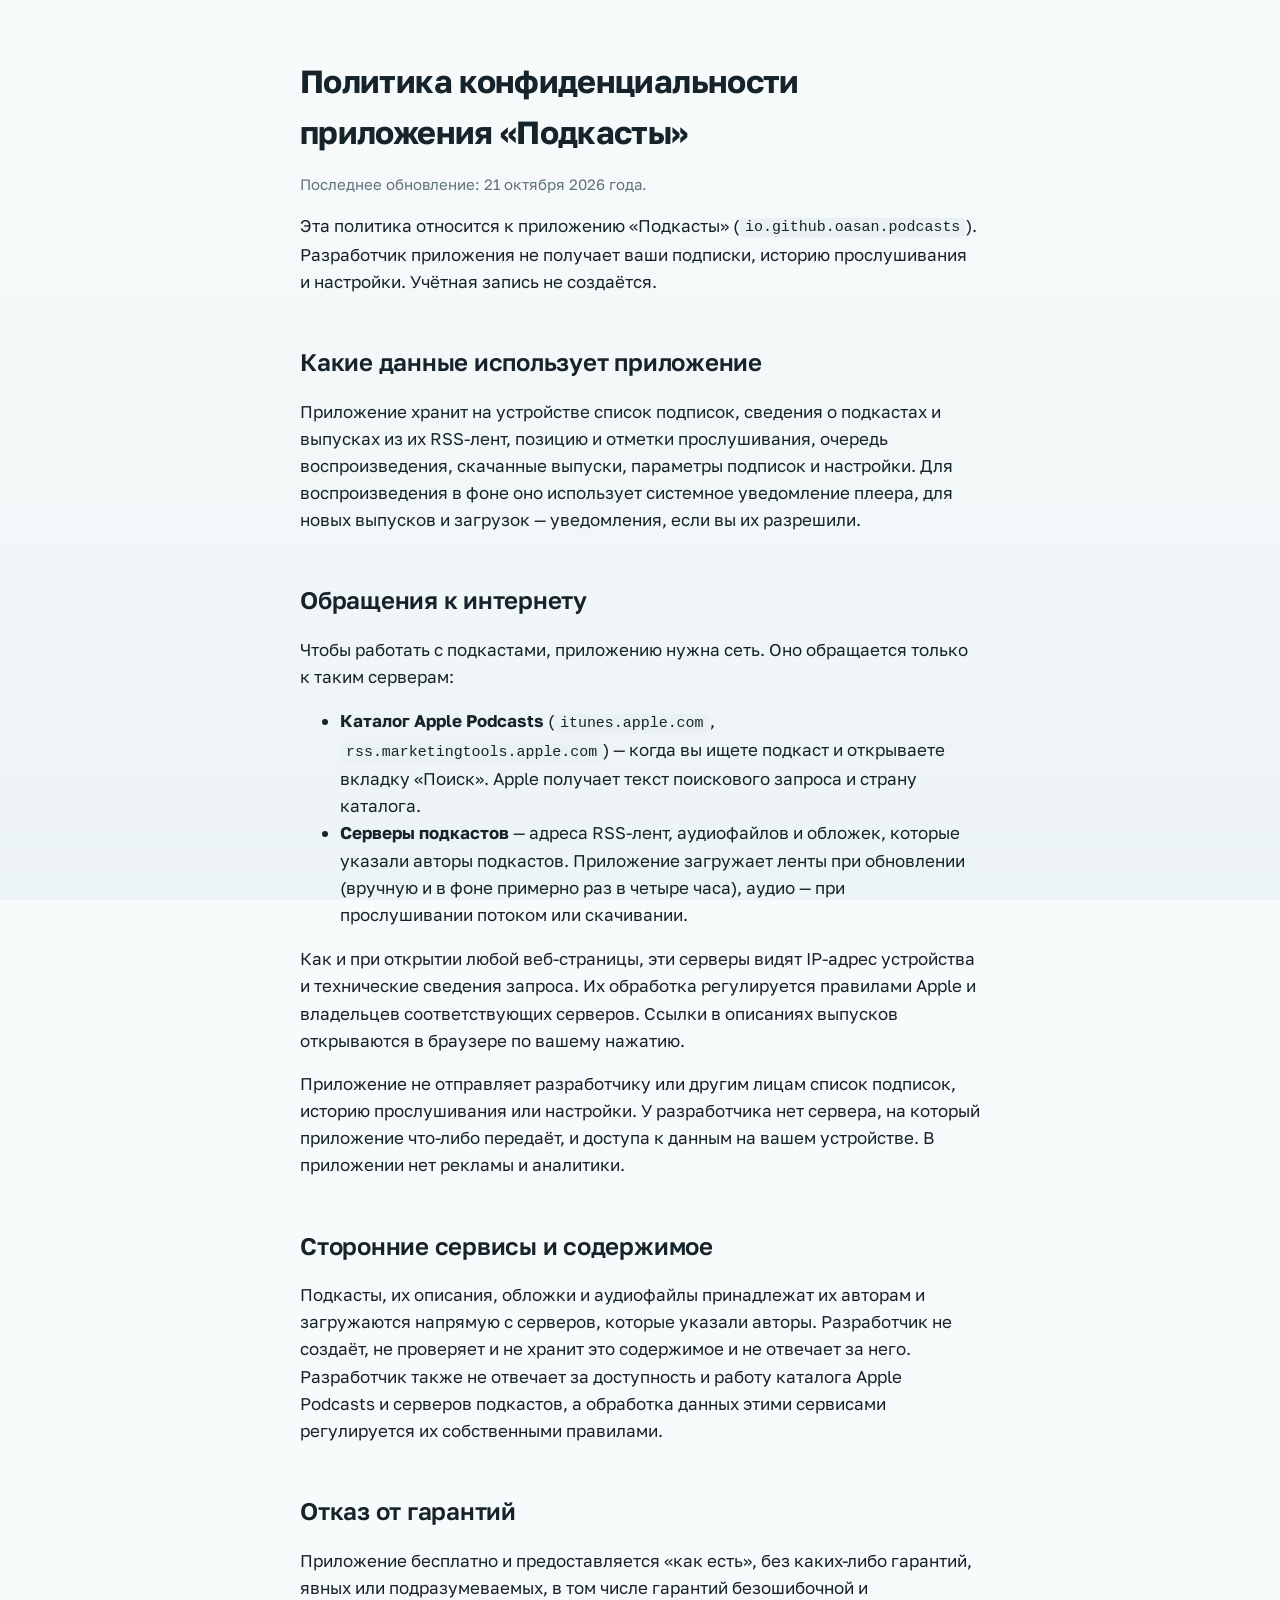
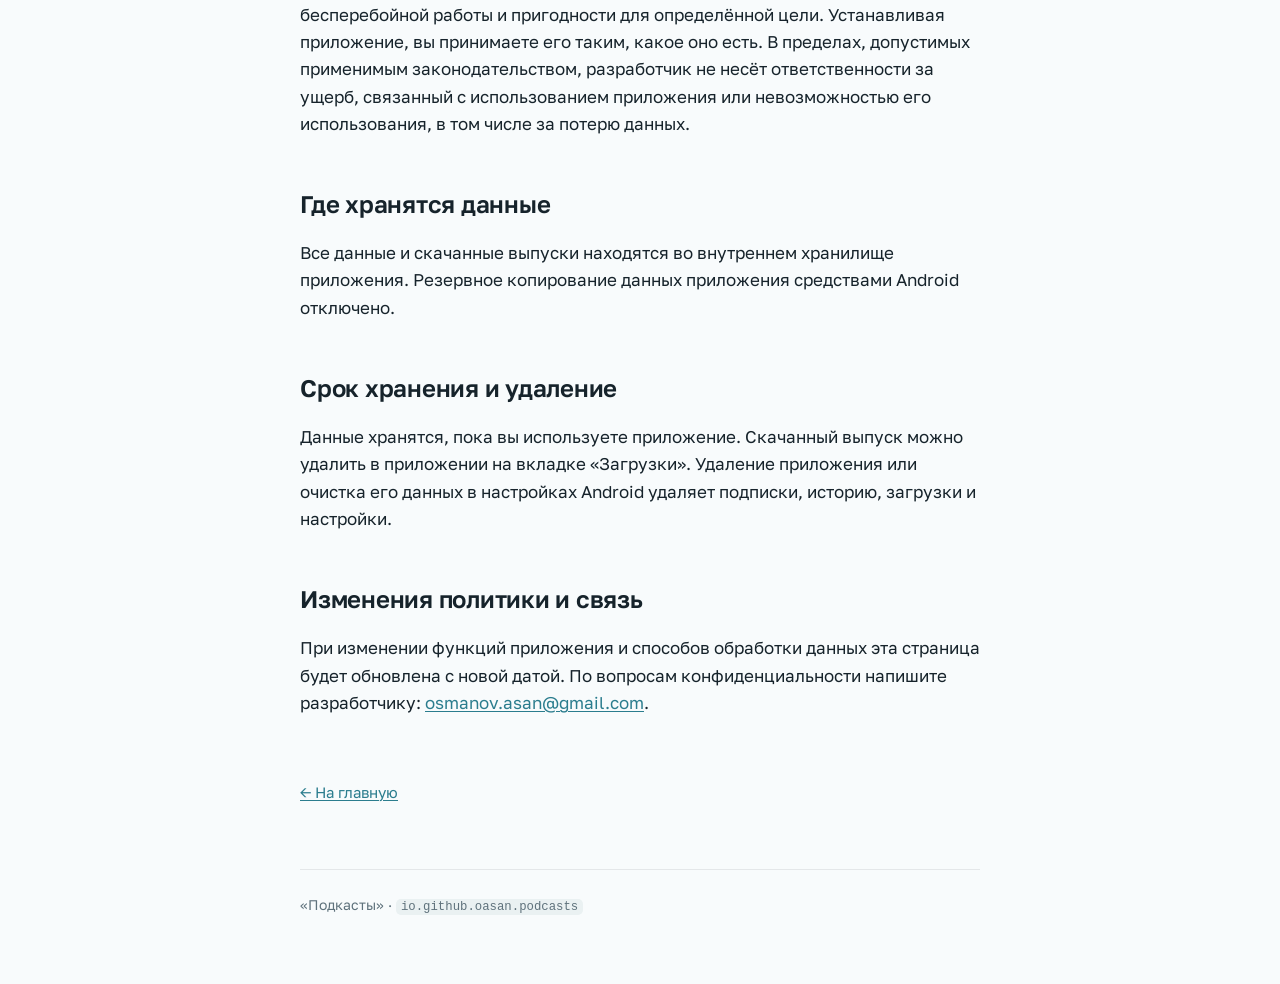
<file: privacy.html>
<!doctype html>
<html lang="ru">
<head>
<meta charset="utf-8">
<meta name="viewport" content="width=device-width, initial-scale=1, viewport-fit=cover">
<title>Политика конфиденциальности — Подкасты</title>
<meta name="description" content="Политика конфиденциальности приложения «Подкасты» для Android.">
<link rel="icon" type="image/webp" href="assets/icon.webp">
<link rel="stylesheet" href="assets/style.css">
</head>
<body>

<main>

  <h1 style="margin-top:56px;font-size:32px;letter-spacing:-.02em">Политика конфиденциальности приложения «Подкасты»</h1>
  <p class="updated">Последнее обновление: 21 октября 2026 года.</p>

  <p>Эта политика относится к приложению «Подкасты»
  (<code>io.github.oasan.podcasts</code>). Разработчик приложения
  не получает ваши подписки, историю прослушивания и настройки.
  Учётная запись не создаётся.</p>

  <h2>Какие данные использует приложение</h2>

  <p>Приложение хранит на устройстве список подписок, сведения о подкастах
  и выпусках из их RSS-лент, позицию и отметки прослушивания, очередь
  воспроизведения, скачанные выпуски, параметры подписок и настройки.
  Для воспроизведения в фоне оно использует системное уведомление плеера,
  для новых выпусков и загрузок — уведомления, если вы их разрешили.</p>

  <h2>Обращения к интернету</h2>

  <p>Чтобы работать с подкастами, приложению нужна сеть. Оно обращается
  только к таким серверам:</p>

  <ul>
    <li><b>Каталог Apple Podcasts</b> (<code>itunes.apple.com</code>,
    <code>rss.marketingtools.apple.com</code>) — когда вы ищете подкаст
    и открываете вкладку «Поиск». Apple получает текст поискового запроса
    и страну каталога.</li>
    <li><b>Серверы подкастов</b> — адреса RSS-лент, аудиофайлов и обложек,
    которые указали авторы подкастов. Приложение загружает ленты при
    обновлении (вручную и в фоне примерно раз в четыре часа), аудио — при
    прослушивании потоком или скачивании.</li>
  </ul>

  <p>Как и при открытии любой веб-страницы, эти серверы видят IP-адрес
  устройства и технические сведения запроса. Их обработка регулируется
  правилами Apple и владельцев соответствующих серверов. Ссылки в описаниях
  выпусков открываются в браузере по вашему нажатию.</p>

  <p>Приложение не отправляет разработчику или другим лицам список подписок,
  историю прослушивания или настройки. У разработчика нет сервера, на который
  приложение что-либо передаёт, и доступа к данным на вашем устройстве.
  В приложении нет рекламы и аналитики.</p>

  <h2>Сторонние сервисы и содержимое</h2>

  <p>Подкасты, их описания, обложки и аудиофайлы принадлежат их авторам
  и загружаются напрямую с серверов, которые указали авторы. Разработчик
  не создаёт, не проверяет и не хранит это содержимое и не отвечает за него.
  Разработчик также не отвечает за доступность и работу каталога Apple Podcasts
  и серверов подкастов, а обработка данных этими сервисами регулируется их
  собственными правилами.</p>

  <h2>Отказ от гарантий</h2>

  <p>Приложение бесплатно и предоставляется «как есть», без каких-либо гарантий,
  явных или подразумеваемых, в том числе гарантий безошибочной и бесперебойной
  работы и пригодности для определённой цели. Устанавливая приложение, вы
  принимаете его таким, какое оно есть. В пределах, допустимых применимым
  законодательством, разработчик не несёт ответственности за ущерб, связанный
  с использованием приложения или невозможностью его использования, в том
  числе за потерю данных.</p>

  <h2>Где хранятся данные</h2>

  <p>Все данные и скачанные выпуски находятся во внутреннем хранилище
  приложения. Резервное копирование данных приложения средствами Android
  отключено.</p>

  <h2>Срок хранения и удаление</h2>

  <p>Данные хранятся, пока вы используете приложение. Скачанный выпуск можно
  удалить в приложении на вкладке «Загрузки». Удаление приложения или очистка
  его данных в настройках Android удаляет подписки, историю, загрузки
  и настройки.</p>

  <h2>Изменения политики и связь</h2>

  <p>При изменении функций приложения и способов обработки данных эта страница
  будет обновлена с новой датой. По вопросам конфиденциальности напишите
  разработчику:
  <a href="mailto:osmanov.asan@gmail.com">osmanov.asan@gmail.com</a>.</p>

  <a class="back" href="./">← На главную</a>

</main>

<footer>
  <p>«Подкасты» · <code>io.github.oasan.podcasts</code></p>
</footer>

</body>
</html>
</file>
<file: assets/style.css>
/* Палитра повторяет роли из приложения (ui/theme/Color.kt):
   светлая тема — значения по умолчанию, тёмная переопределяет только роли. */
@font-face {
  font-family: "Golos Text";
  src: url("../fonts/GolosText-VariableFont_wght.ttf") format("truetype-variations");
  font-weight: 400 700;
  font-display: swap;
}

:root {
  --accent: #2B7D8E;
  --accent-pressed: #24697A;
  --on-accent: #FFFFFF;
  --text-primary: #16232B;
  --text-secondary: #5F727C;
  --bg-top: #F8FBFC;
  --bg-bottom: #EDF4F5;
  --surface: #FFFFFF;
  --divider: rgba(22, 35, 43, .09);
  --quiet: #EAF1F2;
  --shadow: 0 1px 2px rgba(22, 35, 43, .04), 0 8px 24px rgba(22, 35, 43, .06);
  color-scheme: light dark;
}

@media (prefers-color-scheme: dark) {
  :root {
    --accent: #4FB3C6;
    --accent-pressed: #3D97A9;
    --on-accent: #07141A;
    --text-primary: #E8F1F3;
    --text-secondary: #8EA3AB;
    --bg-top: #101B21;
    --bg-bottom: #0A1317;
    --surface: #17242B;
    --divider: rgba(232, 241, 243, .09);
    --quiet: #1C2A31;
    --shadow: 0 1px 2px rgba(0, 0, 0, .3), 0 8px 24px rgba(0, 0, 0, .25);
  }
}

* { box-sizing: border-box; }

body {
  margin: 0;
  padding: 0 20px 64px;
  font-family: "Golos Text", -apple-system, BlinkMacSystemFont, "Segoe UI", Roboto, sans-serif;
  font-size: 17px;
  line-height: 1.6;
  color: var(--text-primary);
  background: var(--bg-top);
  background-image: linear-gradient(180deg, var(--bg-top) 0%, var(--bg-bottom) 100%);
  background-attachment: fixed;
  -webkit-font-smoothing: antialiased;
}

main { max-width: 680px; margin: 0 auto; }

/* Шапка */
.hero { text-align: center; padding: 64px 0 40px; }
.hero img {
  width: 96px; height: 96px;
  border-radius: 22px;
  box-shadow: var(--shadow);
}
.hero h1 {
  margin: 20px 0 8px;
  font-size: 40px;
  font-weight: 700;
  letter-spacing: -.02em;
}
.hero p {
  margin: 0;
  font-size: 19px;
  color: var(--text-secondary);
}

h2 {
  margin: 48px 0 16px;
  font-size: 24px;
  font-weight: 600;
  letter-spacing: -.01em;
}
h3 {
  margin: 32px 0 8px;
  font-size: 19px;
  font-weight: 600;
}
p { margin: 0 0 16px; }

a { color: var(--accent); text-decoration-thickness: 1px; text-underline-offset: 2px; }
a:hover { color: var(--accent-pressed); }

code {
  font-family: ui-monospace, "JetBrains Mono", "SF Mono", Menlo, monospace;
  font-size: .88em;
  background: var(--quiet);
  padding: .1em .4em;
  border-radius: 5px;
}

/* Карточка — приподнятая поверхность, как surfaceRaised в приложении */
.card {
  background: var(--surface);
  border-radius: 18px;
  padding: 24px 28px;
  box-shadow: var(--shadow);
}
.card h2:first-child, .card h3:first-child { margin-top: 0; }

/* Список возможностей */
.features { list-style: none; padding: 0; margin: 0; }
.features li {
  padding: 14px 0;
  border-top: 1px solid var(--divider);
}
.features li:first-child { border-top: none; padding-top: 0; }
.features li:last-child { padding-bottom: 0; }
.features b { font-weight: 600; }
.features span { display: block; color: var(--text-secondary); font-size: 15px; }

/* Снимок экрана */
figure { margin: 32px 0; text-align: center; }
figure img {
  max-width: 260px;
  width: 100%;
  border-radius: 20px;
  box-shadow: var(--shadow);
}
figcaption {
  margin-top: 12px;
  font-size: 14px;
  color: var(--text-secondary);
}

/* Заметная плашка — например, «нет интернета» */
.note {
  border-left: 3px solid var(--accent);
  padding: 4px 0 4px 16px;
  margin: 24px 0;
  color: var(--text-secondary);
}

.back {
  display: inline-block;
  margin: 48px 0 0;
  font-size: 15px;
}

footer {
  max-width: 680px;
  margin: 64px auto 0;
  padding-top: 24px;
  border-top: 1px solid var(--divider);
  font-size: 14px;
  color: var(--text-secondary);
}
footer p { margin: 0 0 6px; }

.updated { color: var(--text-secondary); font-size: 15px; margin-top: -8px; }

@media (max-width: 480px) {
  body { font-size: 16px; }
  .hero { padding: 40px 0 28px; }
  .hero h1 { font-size: 32px; }
  .hero p { font-size: 17px; }
  .card { padding: 20px; border-radius: 14px; }
  h2 { font-size: 21px; }
}
</file>
